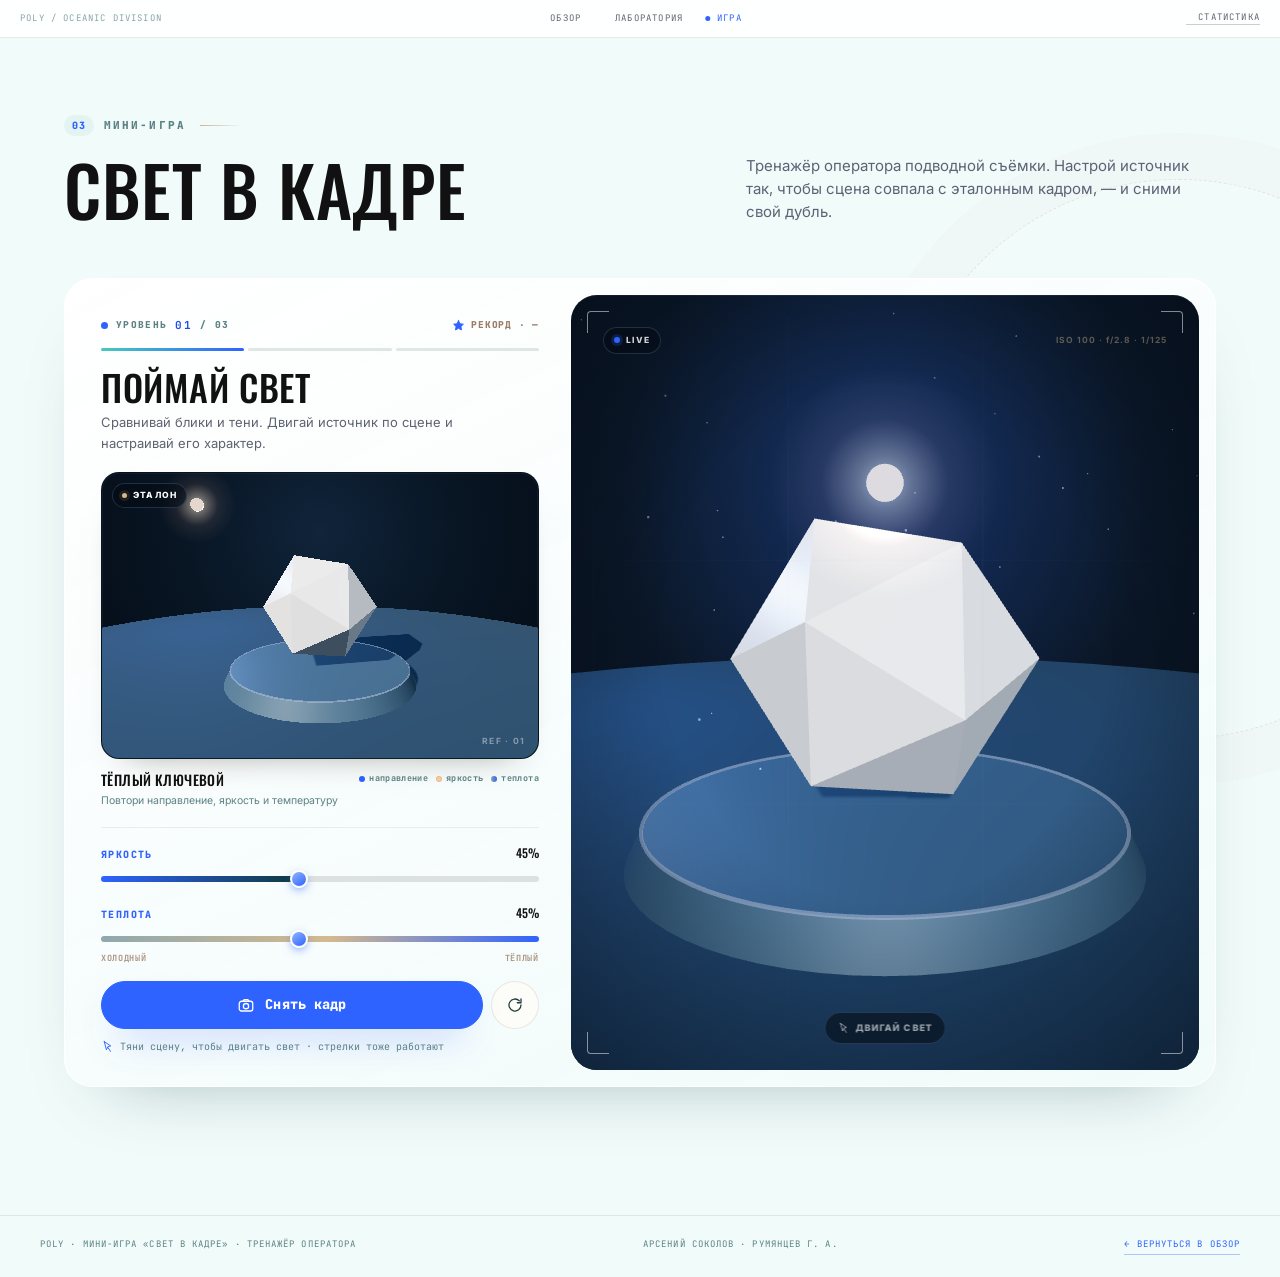
<file: game.html>
<!doctype html>
<html lang="ru">
<head>
<meta charset="utf-8">
<meta name="viewport" content="width=device-width, initial-scale=1, viewport-fit=cover">
<title>POLY — Свет в кадре</title>
<meta name="description" content="Тренажёр оператора POLY: настрой свет в сцене и поймай эталонный кадр. Мини-игра лаборатории океанической робототехники.">
<meta name="theme-color" content="#2f63ff">
<link rel="icon" type="image/svg+xml" href="favicon.svg">
<link rel="icon" type="image/png" sizes="32x32" href="favicon-32.png">
<link rel="icon" type="image/x-icon" sizes="32x32" href="favicon.ico">
<link rel="apple-touch-icon" sizes="180x180" href="apple-touch-icon.png">
<link rel="preconnect" href="https://fonts.googleapis.com">
<link rel="preconnect" href="https://fonts.gstatic.com" crossorigin>
<link href="https://fonts.googleapis.com/css2?family=Inter:wght@400;500;600;700&family=JetBrains+Mono:wght@400;500;600&family=Oswald:wght@400;500;600;700&display=swap" rel="stylesheet">
<link rel="stylesheet" href="fonts/fonts.css">
<link rel="stylesheet" href="css/styles.css">
<link rel="stylesheet" href="css/editorial.css">
<style>
  :root{
    --cobalt:#2f63ff;--cobalt-hover:#1f4fe0;
    --paper:#f1fbfa;--paper-deep:#e3f4f3;
    --ink:#111111;--ink-soft:#24393c;--muted:#5d8284;
    --orange:#2f63ff;--orange-deep:#1f4fe0;--orange-soft:#a9bcff;--orange-pale:#eef2ff;
    --teal:#2f63ff;--teal-deep:#0e3a3d;--teal-soft:#93c7c1;--teal-pale:#e3f4f3;
    --brass:#5a80ff;--sand:#e3f4f3;--line:rgba(14,58,61,.12);
    --aqua:#46c9bf;
    --font-display:'Oswald','Arial Narrow',Impact,sans-serif;
    --font-body:'Inter',system-ui,sans-serif;
    --font-mono:'JetBrains Mono',ui-monospace,monospace;
    --glass-bg:linear-gradient(180deg,rgba(255,255,255,.96),rgba(241,251,250,.88));
    --glass-border:rgba(255,255,255,.95);
    --shadow-card:0 20px 44px -34px rgba(14,58,61,.24);
  }
  html,body{background:#f1fbfa;color:#111}
  body{font-family:var(--font-body);padding-top:38px;overflow-x:clip}
  #main{padding-bottom:0}
  .game-page .section.game{padding-top:clamp(44px,6vw,80px);background:transparent}
  .game-page .section-label span{color:var(--cobalt)}
  .game-page .section-label{color:var(--muted);font-family:var(--font-mono)}
  .game-page .section-title{color:#111;font-family:var(--font-display)!important;font-weight:500!important;text-transform:uppercase;letter-spacing:.01em;line-height:.98;font-size:clamp(42px,min(5.4vw,8.4vh),88px)}
  .game-page .section-lead{color:#5d6274;font-family:var(--font-body);font-size:15px;line-height:1.55}
  .game-page .glass{background:var(--glass-bg);border-color:var(--glass-border)}
  .game-page .btn-primary{background:var(--cobalt);border-color:var(--cobalt);box-shadow:0 20px 38px -20px rgba(47,99,255,.75);font-family:var(--font-mono)}
  .game-page .btn-primary:hover{background:var(--cobalt-hover);border-color:var(--cobalt-hover)}
  .game-page .game-title{font-family:var(--font-display)!important;font-weight:500!important;text-transform:uppercase;letter-spacing:.02em;font-size:clamp(32px,2.8vw,42px);line-height:1;color:#111}
  .game-page .game-sub{font-family:var(--font-body);font-size:13px;line-height:1.6;color:#5d6270}
  .game-page .game-level-chip,.game-page .game-record,.game-page .game-topline,.game-page .game-hint,.game-page .ref-legend,.game-page .range-scale{font-family:var(--font-mono)}
  .game-page .game-hint{color:#5d8284}
  .game-page .game-hint .icon,.game-page .ref-tag i{color:var(--cobalt)}
  .game-page .game-record .icon{color:var(--cobalt);fill:var(--cobalt)}
  .game-page .ref-copy strong{font-family:var(--font-display);text-transform:uppercase;letter-spacing:.03em;font-size:14px;font-weight:500}
  .game-page .ref-copy span{font-family:var(--font-body);color:#5d8284}
  .game-page .ref-legend{color:#5d8284}
  .game-page .range-head label{color:var(--cobalt);font-family:var(--font-mono)}
  .game-page .range-head output{font-family:var(--font-display);font-weight:500}
  .game-page .range::-webkit-slider-thumb{background:linear-gradient(145deg,#8fb6ff,#2f63ff);box-shadow:0 3px 10px -2px rgba(47,99,255,.7)}
  .game-page .range::-moz-range-thumb{background:linear-gradient(145deg,#8fb6ff,#2f63ff);box-shadow:0 3px 10px -2px rgba(47,99,255,.7)}
  .game-page .range:focus-visible::-webkit-slider-thumb{outline-color:var(--cobalt)}
  .game-page .range:focus-visible::-moz-range-thumb{outline-color:var(--cobalt)}
  .game-page .game-progress-seg{background:rgba(14,58,61,.12)}
  .game-page .game-progress-seg.is-active{background:linear-gradient(90deg,var(--aqua),var(--cobalt))}
  .game-page .game-progress-seg.is-done{background:rgba(47,99,255,.34)}
  .game-page .game-level-chip .pulse{background:var(--cobalt);box-shadow:0 0 0 0 rgba(47,99,255,.5)}
  .game-page .game-shell{border-radius:28px;background:linear-gradient(155deg,rgba(255,255,255,.96),rgba(241,251,250,.9));border-color:rgba(255,255,255,.95);box-shadow:0 32px 70px -46px rgba(14,58,61,.4),inset 0 1px 0 #fff}
  .game-page .game-stage{
    background:
      radial-gradient(ellipse 60% 55% at 50% 26%, rgba(47,99,255,.24), transparent 70%),
      radial-gradient(circle at 50% 20%, #10243a 0%, #0a1626 45%, #050b14 100%);
    box-shadow:inset 0 1px 0 rgba(255,255,255,.08);
  }
  .game-page .game-stage::after{background:radial-gradient(ellipse 75% 70% at 50% 45%,transparent 48%,rgba(4,10,20,.52) 100%)}
  .game-page .game-grid{background-image:linear-gradient(90deg,rgba(157,199,255,.2) 1px,transparent 1px),linear-gradient(0deg,rgba(157,199,255,.15) 1px,transparent 1px)}
  .game-page .live-chip,.game-page .stage-light-hint,.game-page .ref-tag{background:rgba(5,11,20,.56);border-color:rgba(157,199,255,.18)}
  .game-page .live-chip i{background:var(--cobalt);box-shadow:0 0 0 3px rgba(47,99,255,.2)}
  .game-page .game-stage.is-firing .live-chip i,.game-page .game-stage.is-result .live-chip i{background:var(--aqua)}
  .game-page .ref-frame{
    background:radial-gradient(circle at 50% 20%,#10243a 0%,#081523 45%,#040b14 100%);
    border-color:rgba(14,58,61,.12);
  }
  .game-page .result-card{background:linear-gradient(160deg,rgba(10,25,40,.96),rgba(5,12,22,.98));border-color:rgba(157,199,255,.2);box-shadow:0 30px 60px -24px rgba(0,0,0,.9),inset 0 1px 0 rgba(255,255,255,.12)}
  .game-page .result-eyebrow{color:var(--aqua)}
  .game-page .result-score strong{color:#8fb6ff}
  .game-page .result-stars .icon{color:rgba(157,199,255,.24)}
  .game-page .result-stars .icon.is-on{color:var(--cobalt)}
  .game-page .result-hints li::before{color:var(--aqua)}
  .game-page .result-retry{color:var(--aqua)}
  .game-page .quote-mark{color:var(--cobalt)}
  .game-foot{border-top:1px solid rgba(14,58,61,.1);padding:22px clamp(20px,4vw,40px);display:flex;flex-wrap:wrap;justify-content:space-between;gap:12px;font-family:var(--font-mono);font-size:9px;letter-spacing:.12em;text-transform:uppercase;color:#5d8284}
  .game-foot a{color:var(--cobalt);border-bottom:1px solid rgba(47,99,255,.35);padding-bottom:2px}
  .site-tabs{
    position:fixed;top:0;left:0;right:0;z-index:60;height:38px;display:flex;align-items:center;justify-content:space-between;
    padding:0 20px;background:rgba(255,255,255,.92);backdrop-filter:blur(14px) saturate(1.2);-webkit-backdrop-filter:blur(14px) saturate(1.2);
    border-bottom:1px solid rgba(14,58,61,.1);font-family:'JetBrains Mono',ui-monospace,monospace;font-size:9px;line-height:1;letter-spacing:.13em;
    text-transform:uppercase;color:#5d8284;
  }
  .site-tabs .side{white-space:nowrap;opacity:.72}
  .site-tabs .center{position:absolute;left:50%;transform:translateX(-50%);display:flex;align-items:center;gap:22px}
  .site-tabs a{display:inline-flex;align-items:center;gap:7px;color:#5f6570;transition:color .25s ease;white-space:nowrap}
  .site-tabs a::before{content:"";width:5px;height:5px;border-radius:50%;background:currentColor;opacity:0;transition:opacity .25s ease}
  .site-tabs a:hover,.site-tabs a.is-active{color:var(--cobalt)}
  .site-tabs a.is-active::before{opacity:1}
  .site-tabs .quick{margin-left:14px;border-bottom:1px solid rgba(95,101,112,.32);padding-bottom:2px}
  .site-tabs .quick:hover{border-color:var(--cobalt)}
  @media(max-width:700px){
    body{padding-top:40px}
    .site-tabs{height:40px;padding:0 12px;font-size:8.5px;letter-spacing:.1em}
    .site-tabs .side{display:none}
    .site-tabs .center{position:static;transform:none;left:auto;gap:13px;margin-right:auto}
    .site-tabs .quick{margin-left:10px;font-size:8px}
  }
  @media(max-width:760px){
    .game-page .section.game{padding-top:32px}
  }
</style>
<link rel="stylesheet" href="css/cursor.css">
</head>
<body class="game-page">

<nav class="site-tabs" aria-label="Разделы сайта">
  <span class="side">POLY / OCEANIC DIVISION</span>
  <div class="center">
    <a href="index.html">Обзор</a>
    <a href="lab.html">Лаборатория</a>
    <a class="is-active" href="game.html" aria-current="page">Игра</a>
  </div>
  <a class="quick" href="index.html?stats=1">Статистика</a>
</nav>

<main id="main">
<section class="section game" id="game" aria-labelledby="game-title">
      <div class="container">
        <div class="section-head">
          <div>
            <p class="section-label reveal"><span>03</span>Мини-игра</p>
            <h2 class="section-title reveal" id="game-title" data-delay="60">Свет в кадре</h2>
          </div>
          <p class="section-lead reveal" data-delay="120">Тренажёр оператора подводной съёмки. Настрой источник так, чтобы сцена совпала с эталонным кадром, — и сними свой дубль.</p>
        </div>

        <div class="game-shell glass reveal" id="light-game">
          <div class="game-panel">
            <div class="game-topline">
              <span class="game-level-chip"><span class="pulse" aria-hidden="true"></span>Уровень <strong id="game-level">01</strong> / 03</span>
              <span class="game-record">
                <svg class="icon" aria-hidden="true"><use href="#i-star"></use></svg>
                <span id="game-record">Рекорд · —</span>
              </span>
            </div>

            <div class="game-progress" id="game-progress" aria-hidden="true">
              <span class="game-progress-seg is-active"></span>
              <span class="game-progress-seg"></span>
              <span class="game-progress-seg"></span>
            </div>

            <h3 class="game-title">Поймай свет</h3>
            <p class="game-sub">Сравнивай блики и тени. Двигай источник по сцене и настраивай его характер.</p>

            <div class="game-reference">
              <div class="ref-frame">
                <canvas id="game-reference-canvas" role="img" aria-label="Эталонный кадр с целевым освещением"></canvas>
                <span class="ref-tag"><i aria-hidden="true"></i>Эталон</span>
                <span class="ref-index">REF · <span id="game-ref-index">01</span></span>
              </div>
              <div class="ref-caption">
                <div class="ref-copy">
                  <strong id="game-ref-title">Тёплый ключевой</strong>
                  <span>Повтори направление, яркость и температуру</span>
                </div>
                <div class="ref-legend" aria-hidden="true">
                  <span><i class="legend-dir"></i>направление</span>
                  <span><i class="legend-bright"></i>яркость</span>
                  <span><i class="legend-warm"></i>теплота</span>
                </div>
              </div>
            </div>

            <div class="game-controls">
              <div class="range-row">
                <div class="range-head">
                  <label for="game-brightness">Яркость</label>
                  <output id="game-brightness-out" for="game-brightness">55%</output>
                </div>
                <input class="range" id="game-brightness" type="range" min="0" max="100" step="1" value="55" aria-describedby="game-controls-hint">
              </div>
              <div class="range-row">
                <div class="range-head">
                  <label for="game-warmth">Теплота</label>
                  <output id="game-warmth-out" for="game-warmth">50%</output>
                </div>
                <input class="range range-warmth" id="game-warmth" type="range" min="0" max="100" step="1" value="50" aria-describedby="game-controls-hint">
                <div class="range-scale" aria-hidden="true"><span>холодный</span><span>тёплый</span></div>
              </div>
            </div>

            <div class="game-actions">
              <button class="btn btn-primary" id="game-shoot" type="button">
                <svg class="icon" aria-hidden="true"><use href="#i-camera"></use></svg>
                Снять кадр
              </button>
              <button class="game-reset" id="game-reset" type="button" title="Сбросить свет" aria-label="Сбросить настройки света">
                <svg class="icon" aria-hidden="true"><use href="#i-refresh"></use></svg>
              </button>
            </div>

            <p class="game-hint" id="game-controls-hint">
              <svg class="icon" aria-hidden="true"><use href="#i-cursor"></use></svg>
              Тяни сцену, чтобы двигать свет · стрелки тоже работают
            </p>
          </div>

          <div class="game-stage" id="game-stage">
            <canvas id="game-canvas" tabindex="0" role="application" aria-label="Сцена со светом. Перетаскивайте мышью или используйте стрелки, чтобы двигать источник света."></canvas>

            <div class="game-stage-top">
              <span class="live-chip" id="game-live"><i aria-hidden="true"></i><span id="game-live-label">LIVE</span></span>
              <span class="stage-spec">ISO 100 · f/2.8 · 1/125</span>
            </div>

            <div class="game-grid" aria-hidden="true"></div>
            <span class="vf vf-tl" aria-hidden="true"></span>
            <span class="vf vf-tr" aria-hidden="true"></span>
            <span class="vf vf-bl" aria-hidden="true"></span>
            <span class="vf vf-br" aria-hidden="true"></span>

            <span class="stage-light-hint" aria-hidden="true">
              <svg class="icon"><use href="#i-cursor"></use></svg>
              двигай свет
            </span>

            <div class="game-flash" aria-hidden="true"></div>

            <div class="game-result" id="game-result" hidden>
              <div class="result-card" aria-live="polite">
                <span class="result-eyebrow" id="game-result-kicker">Кадр проявлен</span>
                <div class="result-stars" id="game-result-stars" aria-hidden="true"></div>
                <div class="result-score"><strong id="game-result-score">0</strong><span>% совпадения</span></div>
                <p class="result-text" id="game-result-text"></p>
                <ul class="result-hints" id="game-result-hints"></ul>
                <div class="result-actions">
                  <button class="btn btn-primary" id="game-result-primary" type="button">
                    <span id="game-result-primary-label">Дальше</span>
                    <svg class="icon" aria-hidden="true"><use href="#i-arrow-right"></use></svg>
                  </button>
                  <button class="result-retry" id="game-result-retry" type="button" hidden>Ещё дубль</button>
                </div>
                <span class="result-total" id="game-result-total"></span>
              </div>
            </div>
          </div>
        </div>
      </div>
    </section>
</main>

<footer class="game-foot">
  <span>POLY · МИНИ-ИГРА «СВЕТ В КАДРЕ» · ТРЕНАЖЁР ОПЕРАТОРА</span>
  <span>АРСЕНИЙ СОКОЛОВ · РУМЯНЦЕВ Г. А.</span>
  <a href="index.html">← ВЕРНУТЬСЯ В ОБЗОР</a>
</footer>

<svg class="svg-sprite" aria-hidden="true" width="0" height="0">
    <symbol id="i-cube" viewBox="0 0 24 24">
      <path d="M12 2.8 21 7.6v8.8L12 21.2 3 16.4V7.6l9-4.8Z"/>
      <path d="m3 7.6 9 4.9 9-4.9M12 12.5v8.7"/>
    </symbol>
    <symbol id="i-arrow-right" viewBox="0 0 24 24"><path d="M4 12h16M13 5l7 7-7 7"/></symbol>
    <symbol id="i-arrow-down" viewBox="0 0 24 24"><path d="M12 4v16M5 13l7 7 7-7"/></symbol>
    <symbol id="i-arrow-up" viewBox="0 0 24 24"><path d="M12 20V4M5 11l7-7 7 7"/></symbol>
    <symbol id="i-lock" viewBox="0 0 24 24"><rect x="5" y="10" width="14" height="10" rx="2.5"/><path d="M8 10V7.5a4 4 0 0 1 8 0V10"/></symbol>
    <symbol id="i-menu" viewBox="0 0 24 24"><path d="M4 8h16M4 16h16"/></symbol>
    <symbol id="i-close" viewBox="0 0 24 24"><path d="m6 6 12 12M18 6 6 18"/></symbol>
    <symbol id="i-bars" viewBox="0 0 24 24"><path d="M5 20V12M12 20V5M19 20v-9"/></symbol>
    <symbol id="i-vertex" viewBox="0 0 24 24"><circle cx="12" cy="12" r="2.4"/><path d="M12 2v4M12 18v4M2 12h4M18 12h4"/><circle cx="12" cy="12" r="7" opacity=".35"/></symbol>
    <symbol id="i-triangle" viewBox="0 0 24 24"><path d="M12 3.5 21 20H3L12 3.5Z"/><circle cx="12" cy="3.5" r="1.3" fill="currentColor" stroke="none"/><circle cx="21" cy="20" r="1.3" fill="currentColor" stroke="none"/><circle cx="3" cy="20" r="1.3" fill="currentColor" stroke="none"/></symbol>
    <symbol id="i-shader" viewBox="0 0 24 24"><path d="m9 8-4 4 4 4M15 8l4 4-4 4"/><path d="m13 5-2 14"/></symbol>
    <symbol id="i-pencil" viewBox="0 0 24 24"><path d="m4 20 4.5-1 10-10a2.1 2.1 0 0 0-3-3l-10 10L4 20Z"/><path d="m13.5 7.5 3 3"/></symbol>
    <symbol id="i-image" viewBox="0 0 24 24"><rect x="3" y="4" width="18" height="16" rx="3"/><circle cx="8.5" cy="9" r="1.6"/><path d="m4 17 5-4 4 3 3-2 4 3"/></symbol>
    <symbol id="i-play" viewBox="0 0 24 24"><path d="M8 5.5v13l11-6.5-11-6.5Z"/></symbol>
    <symbol id="i-sun" viewBox="0 0 24 24"><circle cx="12" cy="12" r="4"/><path d="M12 2v2M12 20v2M4.9 4.9l1.4 1.4M17.7 17.7l1.4 1.4M2 12h2M20 12h2M4.9 19.1l1.4-1.4M17.7 6.3l1.4-1.4"/></symbol>
    <symbol id="i-camera" viewBox="0 0 24 24"><rect x="3" y="7" width="18" height="13" rx="3"/><circle cx="12" cy="13.5" r="3.5"/><path d="M8 7l1.5-2h5L16 7"/></symbol>
    <symbol id="i-cursor" viewBox="0 0 24 24"><path d="m6 3 12 8-5.2 1.2L10 18 6 3Z"/><path d="m13 14 4.5 7"/></symbol>
    <symbol id="i-spark" viewBox="0 0 24 24"><path d="M12 2.5c.8 5.2 3.8 8.2 9 9-5.2.8-8.2 3.8-9 9-.8-5.2-3.8-8.2-9-9 5.2-.8 8.2-3.8 9-9Z"/></symbol>
    <symbol id="i-gpu" viewBox="0 0 24 24"><rect x="5" y="5" width="14" height="14" rx="2"/><rect x="9" y="9" width="6" height="6" rx="1"/><path d="M9 2v3M15 2v3M9 19v3M15 19v3M2 9h3M2 15h3M19 9h3M19 15h3"/></symbol>
    <symbol id="i-neural" viewBox="0 0 24 24"><circle cx="5" cy="6" r="2"/><circle cx="5" cy="18" r="2"/><circle cx="12" cy="12" r="2"/><circle cx="19" cy="6" r="2"/><circle cx="19" cy="18" r="2"/><path d="m7 7 3.5 3.5M7 17l3.5-3.5M14 10.5 17 7M14 13.5l3 3.5"/></symbol>
    <symbol id="i-rays" viewBox="0 0 24 24"><circle cx="12" cy="12" r="3"/><path d="M12 2v4M12 18v4M2 12h4M18 12h4M5 5l2.8 2.8M16.2 16.2 19 19M19 5l-2.8 2.8M7.8 16.2 5 19"/></symbol>
    <symbol id="i-layers" viewBox="0 0 24 24"><path d="m12 3 9 5-9 5-9-5 9-5Z"/><path d="m3 12 9 5 9-5M3 16l9 5 9-5"/></symbol>
    <symbol id="i-star" viewBox="0 0 24 24"><path d="m12 3 2.8 5.7 6.2.9-4.5 4.4 1.1 6.2-5.6-2.9-5.6 2.9 1.1-6.2L3 9.6l6.2-.9L12 3Z"/></symbol>
    <symbol id="i-refresh" viewBox="0 0 24 24"><path d="M20 12a8 8 0 1 1-2.3-5.6"/><path d="M20 4v5h-5"/></symbol>
    <symbol id="i-qr" viewBox="0 0 24 24">
      <rect x="3" y="3" width="7" height="7" rx="1.4"/>
      <rect x="14" y="3" width="7" height="7" rx="1.4"/>
      <rect x="3" y="14" width="7" height="7" rx="1.4"/>
      <path d="M14 14h3v3h-3zM20 14v.01M14 20v.01M18 18h3v3h-3z"/>
    </symbol>
    <symbol id="i-eye" viewBox="0 0 24 24">
      <path d="M2 12s3.5-6 10-6 10 6 10 6-3.5 6-10 6S2 12 2 12Z"/>
      <circle cx="12" cy="12" r="2.6"/>
    </symbol>
  </svg>

<script src="vendor/three.min.js"></script>
<script src="js/game.js"></script>
<script src="js/cursor.js"></script>
</body>
</html>
</file>
<file: fonts/fonts.css>
/* cyrillic-ext */
@font-face {
  font-family: 'Manrope';
  font-style: normal;
  font-weight: 400 800;
  font-display: swap;
  src: url(font-0.woff2) format('woff2');
  unicode-range: U+0460-052F, U+1C80-1C8A, U+20B4, U+2DE0-2DFF, U+A640-A69F, U+FE2E-FE2F;
}
/* cyrillic */
@font-face {
  font-family: 'Manrope';
  font-style: normal;
  font-weight: 400 800;
  font-display: swap;
  src: url(font-1.woff2) format('woff2');
  unicode-range: U+0301, U+0400-045F, U+0490-0491, U+04B0-04B1, U+2116;
}
/* greek */
@font-face {
  font-family: 'Manrope';
  font-style: normal;
  font-weight: 400 800;
  font-display: swap;
  src: url(font-2.woff2) format('woff2');
  unicode-range: U+0370-0377, U+037A-037F, U+0384-038A, U+038C, U+038E-03A1, U+03A3-03FF;
}
/* vietnamese */
@font-face {
  font-family: 'Manrope';
  font-style: normal;
  font-weight: 400 800;
  font-display: swap;
  src: url(font-3.woff2) format('woff2');
  unicode-range: U+0102-0103, U+0110-0111, U+0128-0129, U+0168-0169, U+01A0-01A1, U+01AF-01B0, U+0300-0301, U+0303-0304, U+0308-0309, U+0323, U+0329, U+1EA0-1EF9, U+20AB;
}
/* latin-ext */
@font-face {
  font-family: 'Manrope';
  font-style: normal;
  font-weight: 400 800;
  font-display: swap;
  src: url(font-4.woff2) format('woff2');
  unicode-range: U+0100-02BA, U+02BD-02C5, U+02C7-02CC, U+02CE-02D7, U+02DD-02FF, U+0304, U+0308, U+0329, U+1D00-1DBF, U+1E00-1E9F, U+1EF2-1EFF, U+2020, U+20A0-20AB, U+20AD-20C4, U+2113, U+2C60-2C7F, U+A720-A7FF;
}
/* latin */
@font-face {
  font-family: 'Manrope';
  font-style: normal;
  font-weight: 400 800;
  font-display: swap;
  src: url(font-5.woff2) format('woff2');
  unicode-range: U+0000-00FF, U+0131, U+0152-0153, U+02BB-02BC, U+02C6, U+02DA, U+02DC, U+0304, U+0308, U+0329, U+2000-206F, U+20AC, U+2122, U+2191, U+2193, U+2212, U+2215, U+FEFF, U+FFFD;
}
/* cyrillic-ext */
@font-face {
  font-family: 'Unbounded';
  font-style: normal;
  font-weight: 400 800;
  font-display: swap;
  src: url(font-6.woff2) format('woff2');
  unicode-range: U+0460-052F, U+1C80-1C8A, U+20B4, U+2DE0-2DFF, U+A640-A69F, U+FE2E-FE2F;
}
/* cyrillic */
@font-face {
  font-family: 'Unbounded';
  font-style: normal;
  font-weight: 400 800;
  font-display: swap;
  src: url(font-7.woff2) format('woff2');
  unicode-range: U+0301, U+0400-045F, U+0490-0491, U+04B0-04B1, U+2116;
}
/* vietnamese */
@font-face {
  font-family: 'Unbounded';
  font-style: normal;
  font-weight: 400 800;
  font-display: swap;
  src: url(font-8.woff2) format('woff2');
  unicode-range: U+0102-0103, U+0110-0111, U+0128-0129, U+0168-0169, U+01A0-01A1, U+01AF-01B0, U+0300-0301, U+0303-0304, U+0308-0309, U+0323, U+0329, U+1EA0-1EF9, U+20AB;
}
/* latin-ext */
@font-face {
  font-family: 'Unbounded';
  font-style: normal;
  font-weight: 400 800;
  font-display: swap;
  src: url(font-9.woff2) format('woff2');
  unicode-range: U+0100-02BA, U+02BD-02C5, U+02C7-02CC, U+02CE-02D7, U+02DD-02FF, U+0304, U+0308, U+0329, U+1D00-1DBF, U+1E00-1E9F, U+1EF2-1EFF, U+2020, U+20A0-20AB, U+20AD-20C4, U+2113, U+2C60-2C7F, U+A720-A7FF;
}
/* latin */
@font-face {
  font-family: 'Unbounded';
  font-style: normal;
  font-weight: 400 800;
  font-display: swap;
  src: url(font-10.woff2) format('woff2');
  unicode-range: U+0000-00FF, U+0131, U+0152-0153, U+02BB-02BC, U+02C6, U+02DA, U+02DC, U+0304, U+0308, U+0329, U+2000-206F, U+20AC, U+2122, U+2191, U+2193, U+2212, U+2215, U+FEFF, U+FFFD;
}
</file>
<file: css/styles.css>
/* =========================================================
   3D-графика — Мир из полигонов
   Author: Arseniy Socolov
   ========================================================= */

:root {
  --paper: #fffaf5;
  --paper-deep: #fff2e8;
  --ink: #1c120b;
  --ink-soft: #453327;
  --muted: #7b6657;
  --orange: #ff6a1a;
  --orange-deep: #dd4f00;
  --orange-soft: #ff8a3d;
  --orange-pale: #ffe3d1;
  --teal: #0f8f72;
  --teal-deep: #0a6b56;
  --teal-soft: #63cbb1;
  --teal-pale: #e0f6ef;
  --line: rgba(28, 18, 11, 0.09);
  --glass-bg: linear-gradient(150deg, rgba(255, 255, 255, 0.96), rgba(255, 255, 255, 0.84));
  --glass-border: rgba(255, 255, 255, 0.95);
  --shadow-soft: 0 30px 70px -38px rgba(84, 35, 8, 0.45);
  --shadow-card: 0 18px 44px -30px rgba(84, 35, 8, 0.4);
  --radius-lg: 34px;
  --radius-md: 22px;
  --ease-out: cubic-bezier(0.23, 1, 0.32, 1);
  --ease-in-out: cubic-bezier(0.77, 0, 0.175, 1);
  --font-display: 'Unbounded', 'Segoe UI', Arial, sans-serif;
  --font-body: 'Manrope', 'Segoe UI', Arial, sans-serif;
}

*,
*::before,
*::after {
  box-sizing: border-box;
}

html {
  scroll-behavior: smooth;
  scroll-padding-top: 100px;
  -webkit-text-size-adjust: 100%;
}

body {
  margin: 0;
  font-family: var(--font-body);
  font-size: 16px;
  line-height: 1.55;
  color: var(--ink);
  background: var(--paper);
  overflow-x: hidden;
  -webkit-font-smoothing: antialiased;
  -moz-osx-font-smoothing: grayscale;
}

body.nav-open {
  overflow: hidden;
}

::selection {
  background: var(--orange);
  color: #fff;
}

h1, h2, h3, p, figure {
  margin: 0;
}

a {
  color: inherit;
  text-decoration: none;
}

button {
  font: inherit;
  color: inherit;
}

img, svg, canvas {
  display: block;
}

:focus-visible {
  outline: 2px solid var(--orange);
  outline-offset: 3px;
  border-radius: 6px;
}

::-webkit-scrollbar {
  width: 10px;
}

::-webkit-scrollbar-track {
  background: var(--paper);
}

::-webkit-scrollbar-thumb {
  background: linear-gradient(180deg, var(--orange-soft), var(--orange-deep));
  border-radius: 999px;
  border: 2px solid var(--paper);
}

.svg-sprite {
  position: absolute;
  width: 0;
  height: 0;
  overflow: hidden;
}

.icon {
  width: 20px;
  height: 20px;
  flex-shrink: 0;
  fill: none;
  stroke: currentColor;
  stroke-width: 1.7;
  stroke-linecap: round;
  stroke-linejoin: round;
}

.container {
  width: 100%;
  max-width: 1220px;
  margin: 0 auto;
  padding: 0 clamp(20px, 3.2vw, 34px);
}

.skip-link {
  position: fixed;
  top: 12px;
  left: 12px;
  z-index: 200;
  padding: 12px 18px;
  border-radius: 999px;
  background: var(--ink);
  color: #fff;
  font-weight: 700;
  font-size: 13px;
  transform: translateY(-160%);
  transition: transform 200ms var(--ease-out);
}

.skip-link:focus {
  transform: translateY(0);
}

/* ---------- background ---------- */

.page-bg {
  position: fixed;
  inset: 0;
  z-index: -2;
  background:
    radial-gradient(58vw 58vw at 80% 4%, rgba(255, 122, 26, 0.17), transparent 62%),
    radial-gradient(46vw 46vw at 6% 38%, rgba(255, 158, 80, 0.12), transparent 66%),
    radial-gradient(48vw 48vw at 10% 86%, rgba(15, 143, 114, 0.15), transparent 66%),
    radial-gradient(34vw 34vw at 94% 62%, rgba(99, 203, 177, 0.11), transparent 70%),
    conic-gradient(from 218deg at 78% 24%, rgba(255, 138, 61, 0.07), transparent 16%, rgba(15, 143, 114, 0.08) 34%, transparent 52%, rgba(99, 203, 177, 0.06) 70%, transparent 86%),
    linear-gradient(125deg, rgba(255, 106, 26, 0.035), transparent 42%, rgba(15, 143, 114, 0.045) 78%, transparent),
    var(--paper);
}

.page-bg::before {
  content: "";
  position: absolute;
  inset: 0;
  background-image:
    linear-gradient(rgba(255, 106, 26, 0.05) 1px, transparent 1px),
    linear-gradient(90deg, rgba(15, 143, 114, 0.045) 1px, transparent 1px),
    radial-gradient(rgba(15, 143, 114, 0.13) 1px, transparent 1.35px);
  background-size: 74px 74px, 74px 74px, 27px 27px;
  -webkit-mask-image: radial-gradient(ellipse 88% 66% at 72% 12%, #000 8%, transparent 78%);
  mask-image: radial-gradient(ellipse 88% 66% at 72% 12%, #000 8%, transparent 78%);
  pointer-events: none;
}

.page-bg::after {
  content: "";
  position: absolute;
  inset: 0;
  background-image: url("data:image/svg+xml,%3Csvg xmlns='http://www.w3.org/2000/svg' width='180' height='180'%3E%3Cfilter id='n'%3E%3CfeTurbulence type='fractalNoise' baseFrequency='.9' numOctaves='2' stitchTiles='stitch'/%3E%3CfeColorMatrix type='saturate' values='0'/%3E%3C/filter%3E%3Crect width='180' height='180' filter='url(%23n)' opacity='.22'/%3E%3C/svg%3E");
  background-size: 180px 180px;
  opacity: 0.32;
  mix-blend-mode: multiply;
  pointer-events: none;
}

#bg-canvas {
  position: fixed;
  inset: 0;
  width: 100%;
  height: 100%;
  z-index: 0;
  pointer-events: none;
  opacity: 0;
  transition: opacity 1.2s var(--ease-out);
}

body.scene-ready #bg-canvas {
  opacity: 0.92;
}

body.scene-past-hero #bg-canvas {
  opacity: 0.26;
}

body.no-webgl #bg-canvas {
  display: none;
}

.scene-glow {
  position: fixed;
  top: 2vh;
  right: 2vw;
  width: min(64vw, 920px);
  height: min(64vw, 920px);
  z-index: -1;
  pointer-events: none;
  background: radial-gradient(circle, rgba(255, 106, 26, 0.16) 0%, rgba(255, 138, 61, 0.06) 42%, transparent 66%);
}

.scroll-progress {
  position: fixed;
  top: 0;
  left: 0;
  right: 0;
  z-index: 120;
  height: 3px;
  background: transparent;
  pointer-events: none;
}

.scroll-progress span {
  display: block;
  width: 100%;
  height: 100%;
  background: linear-gradient(90deg, var(--orange-soft), var(--orange), var(--teal), var(--teal-deep));
  transform: scaleX(0);
  transform-origin: left center;
  will-change: transform;
}

/* ---------- glass ---------- */

.glass {
  background: var(--glass-bg);
  border: 1px solid var(--glass-border);
  box-shadow: var(--shadow-card), inset 0 1px 0 rgba(255, 255, 255, 0.95);
}

.nav-shell,
.stat,
.to-top {
  -webkit-backdrop-filter: blur(18px) saturate(1.25);
  backdrop-filter: blur(18px) saturate(1.25);
}

/* ---------- header ---------- */

.site-header {
  position: fixed;
  top: 0;
  left: 0;
  right: 0;
  z-index: 100;
  padding: 16px clamp(14px, 2.4vw, 28px) 0;
  pointer-events: none;
}

.nav-shell {
  position: relative;
  display: flex;
  align-items: center;
  justify-content: space-between;
  gap: 16px;
  width: 100%;
  max-width: 1180px;
  min-height: 62px;
  margin: 0 auto;
  padding: 8px 10px 8px 18px;
  border-radius: 999px;
  pointer-events: auto;
  transition: background-color 300ms ease, box-shadow 300ms ease, border-color 300ms ease;
}

.nav-shell {
  background: rgba(255, 252, 249, 0.72);
}

.site-header.is-scrolled .nav-shell {
  background: rgba(255, 252, 249, 0.94);
  border-color: rgba(255, 255, 255, 1);
  box-shadow: 0 22px 44px -24px rgba(84, 35, 8, 0.45), inset 0 1px 0 #fff;
}

.brand {
  display: inline-flex;
  align-items: center;
  gap: 10px;
  flex-shrink: 0;
  font-family: var(--font-display);
  font-weight: 600;
  font-size: 19px;
  letter-spacing: 0.015em;
  color: var(--ink);
}

.brand-mark {
  position: relative;
  display: grid;
  place-items: center;
  width: 34px;
  height: 34px;
  border-radius: 11px;
  transition: transform 200ms var(--ease-out);
  color: #fff;
  background: linear-gradient(145deg, #ff9a55, var(--orange) 48%, var(--orange-deep));
  box-shadow: 0 8px 18px -8px rgba(255, 106, 26, 0.9), inset 0 1px 0 rgba(255, 255, 255, 0.4);
}

.brand-mark::after {
  content: "";
  position: absolute;
  top: -2px;
  right: -2px;
  width: 8px;
  height: 8px;
  border: 2px solid var(--paper);
  border-radius: 50%;
  background: var(--teal-soft);
  box-shadow: 0 0 0 2px rgba(15, 143, 114, 0.1);
  pointer-events: none;
}

.brand-mark .icon {
  width: 18px;
  height: 18px;
}

.brand-text span {
  color: var(--teal);
}

.nav-menu {
  display: flex;
  align-items: center;
  gap: 2px;
}

.nav-link {
  padding: 10px 13px;
  border-radius: 999px;
  font-size: 13.5px;
  font-weight: 700;
  color: var(--muted);
  transition: color 180ms ease, background-color 180ms ease;
}

.nav-link.active {
  color: var(--teal-deep);
  background: rgba(15, 143, 114, 0.1);
}

.nav-cta {
  display: inline-flex;
  align-items: center;
  gap: 8px;
  margin-left: 6px;
  padding: 10px 17px;
  border-radius: 999px;
  font-size: 13px;
  font-weight: 800;
  color: #fff;
  background: linear-gradient(135deg, #ff8a3d, var(--orange) 46%, #ec5700);
  box-shadow: 0 12px 24px -12px rgba(236, 87, 0, 0.9), inset 0 1px 0 rgba(255, 255, 255, 0.35);
  transition: transform 160ms var(--ease-out), box-shadow 200ms ease;
}

.nav-cta:active {
  transform: scale(0.97);
}

.nav-cta-dot {
  width: 6px;
  height: 6px;
  border-radius: 50%;
  background: #fff;
  box-shadow: 0 0 0 0 rgba(255, 255, 255, 0.7);
  animation: dotPulse 2.6s ease-out infinite;
}

.nav-toggle {
  display: none;
  place-items: center;
  width: 42px;
  height: 42px;
  padding: 0;
  border: 1px solid rgba(255, 255, 255, 0.9);
  border-radius: 50%;
  color: var(--ink);
  background: rgba(255, 255, 255, 0.7);
  cursor: pointer;
}

.nav-toggle-close {
  display: none;
}

.nav-open .nav-toggle-open {
  display: none;
}

.nav-open .nav-toggle-close {
  display: block;
}

/* ---------- hero ---------- */

.hero {
  position: relative;
  z-index: 2;
  display: flex;
  align-items: center;
  min-height: 100svh;
  padding: clamp(128px, 15vh, 168px) 0 64px;
}

.hero-container {
  position: relative;
  z-index: 2;
}

.hero-copy {
  max-width: 790px;
  will-change: transform;
}

.eyebrow {
  display: inline-flex;
  align-items: center;
  gap: 9px;
  padding: 8px 14px;
  border-radius: 999px;
  border: 1px solid rgba(255, 255, 255, 0.9);
  background: rgba(255, 255, 255, 0.58);
  box-shadow: inset 0 1px 0 #fff, 0 10px 24px -20px rgba(84, 35, 8, 0.4);
  font-size: 11px;
  font-weight: 800;
  letter-spacing: 0.16em;
  text-transform: uppercase;
  color: var(--muted);
}

.eyebrow-dot {
  width: 7px;
  height: 7px;
  border-radius: 50%;
  background: var(--orange);
  box-shadow: 0 0 0 4px rgba(255, 106, 26, 0.14);
}

.hero-title {
  margin: 26px 0 24px;
  font-family: var(--font-display);
  font-size: clamp(3rem, 6.5vw, 6.1rem);
  font-weight: 600;
  line-height: 0.98;
  letter-spacing: -0.045em;
  color: var(--ink);
}

.hero-line {
  display: block;
  overflow: hidden;
  padding-bottom: 0.05em;
  margin-bottom: -0.05em;
}

.js .hero-line > span {
  display: block;
  transform: translateY(112%);
  transition: transform 1.1s var(--ease-out);
  will-change: transform;
}

.hero-line:nth-child(1) > span {
  transition-delay: 60ms;
}

.hero-line:nth-child(2) > span {
  transition-delay: 170ms;
}

body.is-loaded .hero-line > span {
  transform: translateY(0);
}

.accent {
  background: linear-gradient(100deg, #ff9a55 0%, var(--orange) 38%, var(--orange-deep) 100%);
  -webkit-background-clip: text;
  background-clip: text;
  color: transparent;
}

.hero-lead {
  max-width: 620px;
  margin-bottom: 32px;
  font-size: clamp(15px, 1.2vw, 17px);
  line-height: 1.7;
  color: var(--muted);
}

.hero-actions {
  display: flex;
  flex-wrap: wrap;
  gap: 12px;
}

.btn {
  display: inline-flex;
  align-items: center;
  justify-content: center;
  gap: 10px;
  min-height: 52px;
  padding: 0 24px;
  border: 1px solid transparent;
  border-radius: 999px;
  font-size: 14.5px;
  font-weight: 800;
  line-height: 1;
  letter-spacing: 0.01em;
  white-space: nowrap;
  cursor: pointer;
  transition: transform 160ms var(--ease-out), box-shadow 200ms ease, background-color 200ms ease, border-color 200ms ease, color 200ms ease;
  -webkit-tap-highlight-color: transparent;
}

.btn .icon {
  width: 18px;
  height: 18px;
}

.btn:active {
  transform: scale(0.97);
}

.btn:disabled {
  opacity: 0.55;
  cursor: default;
  box-shadow: none;
  transform: none;
}

.btn-primary {
  position: relative;
  overflow: hidden;
  isolation: isolate;
  color: #fff;
  background: linear-gradient(135deg, #ff9a55, var(--orange) 42%, #e85000);
  box-shadow: 0 18px 34px -16px rgba(232, 80, 0, 0.75), inset 0 1px 0 rgba(255, 255, 255, 0.35);
}

.btn-primary::after {
  content: "";
  position: absolute;
  top: -40%;
  bottom: -40%;
  left: -55%;
  width: 36%;
  background: linear-gradient(90deg, transparent, rgba(255, 255, 255, 0.32), transparent);
  transform: skewX(-18deg);
  pointer-events: none;
  transition: left 620ms var(--ease-out);
}

.btn-glass {
  color: var(--ink);
  background: rgba(255, 255, 255, 0.64);
  border-color: rgba(255, 255, 255, 0.95);
  box-shadow: 0 14px 30px -22px rgba(84, 35, 8, 0.5), inset 0 1px 0 #fff;
  -webkit-backdrop-filter: blur(14px);
  backdrop-filter: blur(14px);
}

.btn-glass .icon {
  color: var(--teal);
}

.hero-credit {
  display: flex;
  flex-wrap: wrap;
  align-items: center;
  gap: 16px;
  margin-top: 28px;
}

.hero-credit-item {
  display: flex;
  flex-direction: column;
  gap: 3px;
  font-size: 12.5px;
  line-height: 1.45;
  color: var(--ink-soft);
}

.hero-credit-label {
  font-size: 9px;
  font-weight: 800;
  letter-spacing: 0.16em;
  text-transform: uppercase;
  color: #a8480a;
}

.hero-credit-item strong {
  font-weight: 800;
  color: var(--ink);
}

.hero-credit-sep {
  width: 1px;
  height: 30px;
  background: linear-gradient(to bottom, transparent, rgba(28, 18, 11, 0.18), transparent);
}

.hero-stats {
  display: grid;
  grid-template-columns: repeat(3, minmax(0, 1fr));
  gap: 12px;
  max-width: 790px;
  margin-top: clamp(38px, 6vh, 62px);
}

.stat {
  display: flex;
  flex-direction: column;
  gap: 4px;
  padding: 18px 20px 19px;
  border-radius: 20px;
}

.stat-value {
  font-family: var(--font-display);
  font-size: clamp(1.65rem, 2.4vw, 2.15rem);
  font-weight: 600;
  line-height: 1;
  letter-spacing: -0.03em;
  color: var(--orange-deep);
  font-variant-numeric: tabular-nums;
}

.stat-label {
  font-size: 11.5px;
  line-height: 1.45;
  color: var(--muted);
}

.scroll-hint {
  position: absolute;
  right: clamp(20px, 3vw, 40px);
  bottom: 26px;
  z-index: 3;
  display: flex;
  flex-direction: column;
  align-items: center;
  gap: 12px;
  color: var(--muted);
  font-size: 9.5px;
  font-weight: 700;
  letter-spacing: 0.26em;
  text-transform: uppercase;
}

.scroll-hint span {
  writing-mode: vertical-rl;
}

.scroll-hint i {
  width: 1px;
  height: 54px;
  background: linear-gradient(to bottom, var(--orange), rgba(255, 106, 26, 0));
  transform-origin: top center;
  animation: scrollLine 2.2s var(--ease-in-out) infinite;
}

/* ---------- marquee ---------- */

.marquee {
  position: relative;
  z-index: 3;
  width: 102%;
  margin-left: -1%;
  padding: 17px 0 18px;
  overflow: hidden;
  color: #fff;
  background: linear-gradient(90deg, #ff8a3d, #ff6a1a 38%, #ee5600);
  box-shadow: 0 24px 46px -28px rgba(224, 78, 0, 0.8);
  transform: rotate(-1.2deg);
}

.marquee-track {
  display: flex;
  align-items: center;
  gap: 20px;
  width: max-content;
  animation: marquee 34s linear infinite;
  will-change: transform;
}

.marquee-track span {
  font-family: var(--font-display);
  font-size: 13px;
  font-weight: 500;
  letter-spacing: 0.14em;
  text-transform: uppercase;
  white-space: nowrap;
}

.marquee-track i {
  font-style: normal;
  font-weight: 800;
  opacity: 0.45;
}

/* ---------- sections ---------- */

.section {
  position: relative;
  z-index: 2;
  padding: clamp(82px, 10vw, 140px) 0;
}

[id] {
  scroll-margin-top: 100px;
}

.section-label {
  display: flex;
  align-items: center;
  gap: 10px;
  margin-bottom: 20px;
  font-size: 11px;
  font-weight: 800;
  letter-spacing: 0.19em;
  text-transform: uppercase;
  color: #a8480a;
}

.section-label::after {
  content: "";
  width: 42px;
  height: 1px;
  margin-left: 4px;
  background: linear-gradient(90deg, rgba(255, 106, 26, 0.45), rgba(15, 143, 114, 0.38), transparent);
}

.section-label span::after {
  content: none;
}

.section-label span {
  display: inline-grid;
  place-items: center;
  min-width: 30px;
  height: 21px;
  padding: 0 7px;
  border-radius: 999px;
  background: rgba(255, 106, 26, 0.12);
  color: var(--orange-deep);
  font-size: 10px;
  letter-spacing: 0.06em;
}

.section-title {
  font-family: var(--font-display);
  font-size: clamp(2.05rem, 4.2vw, 3.55rem);
  font-weight: 600;
  line-height: 1.04;
  letter-spacing: -0.04em;
  color: var(--ink);
}

.section-head {
  display: grid;
  grid-template-columns: minmax(0, 1.1fr) minmax(0, 0.9fr);
  align-items: end;
  gap: 40px;
  margin-bottom: clamp(36px, 5vw, 54px);
}

.section-lead {
  max-width: 470px;
  justify-self: end;
  font-size: 15px;
  line-height: 1.72;
  color: var(--muted);
}

/* Reveals are opt-in: js/main.js adds .will-reveal right before
   observing, so content stays visible if JS fails. The animation
   only runs once and releases transform for card hover states. */

.js .reveal.will-reveal {
  opacity: 0;
}

.js .reveal.will-reveal.in {
  opacity: 1;
  animation: revealUp 760ms cubic-bezier(0.23, 1, 0.32, 1) backwards;
  animation-delay: var(--reveal-delay, 0ms);
}

@keyframes revealUp {
  from {
    opacity: 0;
    transform: translateY(26px);
  }
}

/* ---------- about ---------- */

.about-grid {
  display: grid;
  grid-template-columns: minmax(0, 0.95fr) minmax(0, 1.05fr);
  gap: clamp(30px, 5.5vw, 70px);
  align-items: start;
}

.about-main .section-lead {
  max-width: 510px;
  justify-self: start;
  margin-top: 22px;
}

.about-main {
  display: flex;
  flex-direction: column;
  align-items: flex-start;
}

.quote-card {
  position: relative;
  width: 100%;
  max-width: 500px;
  margin-top: 34px;
  padding: 30px 32px 32px;
  overflow: hidden;
  border-radius: 28px;
  color: #fff;
  background: linear-gradient(140deg, #ff8a3d 0%, #f95f00 52%, #d94700 100%);
  box-shadow: 0 32px 64px -32px rgba(224, 78, 0, 0.8), inset 0 1px 0 rgba(255, 255, 255, 0.28);
  isolation: isolate;
}

.quote-card > * {
  position: relative;
  z-index: 2;
}

.quote-label {
  font-size: 10px;
  font-weight: 800;
  letter-spacing: 0.2em;
  text-transform: uppercase;
  opacity: 0.72;
}

.quote-value {
  margin: 14px 0 14px;
  font-family: var(--font-display);
  font-size: clamp(3.1rem, 5vw, 4.35rem);
  font-weight: 600;
  line-height: 0.95;
  letter-spacing: -0.05em;
}

.quote-value span {
  margin-left: 5px;
  font-family: var(--font-body);
  font-size: 15px;
  font-weight: 700;
  letter-spacing: 0;
  opacity: 0.75;
}

.quote-card p {
  max-width: 340px;
  font-size: 13px;
  line-height: 1.65;
  color: rgba(255, 255, 255, 0.86);
}

.quote-rings {
  position: absolute;
  right: -78px;
  bottom: -92px;
  z-index: 1;
  width: 278px;
  height: 278px;
  border: 1px solid rgba(255, 255, 255, 0.28);
  border-radius: 50%;
  box-shadow:
    0 0 0 28px rgba(255, 255, 255, 0.07),
    0 0 0 62px rgba(255, 255, 255, 0.045),
    0 0 0 104px rgba(255, 255, 255, 0.025);
}

.about-cards {
  display: grid;
  gap: 14px;
}

.info-card {
  position: relative;
  display: grid;
  grid-template-columns: 50px minmax(0, 1fr);
  gap: 18px;
  padding: 24px;
  border-radius: var(--radius-md);
  transition: transform 300ms var(--ease-out), box-shadow 300ms ease, border-color 300ms ease;
}

.info-icon {
  display: grid;
  place-items: center;
  width: 50px;
  height: 50px;
  border-radius: 15px;
  border: 1px solid rgba(255, 106, 26, 0.18);
  background: linear-gradient(145deg, rgba(255, 255, 255, 0.95), rgba(255, 138, 61, 0.18));
  color: var(--orange-deep);
}

.info-icon .icon {
  width: 24px;
  height: 24px;
}

.about-cards .info-card:nth-child(2) .info-icon {
  border-color: rgba(15, 143, 114, 0.18);
  background: linear-gradient(145deg, rgba(255, 255, 255, 0.95), rgba(15, 143, 114, 0.16));
  color: var(--teal-deep);
}

.info-head {
  display: flex;
  flex-wrap: wrap;
  align-items: baseline;
  gap: 9px;
  padding-right: 26px;
}

.info-head h3 {
  font-family: var(--font-display);
  font-size: 16.5px;
  font-weight: 500;
  letter-spacing: -0.02em;
}

.info-head span {
  font-size: 10px;
  font-weight: 800;
  letter-spacing: 0.13em;
  text-transform: uppercase;
  color: #ad9583;
}

.info-body p {
  margin-top: 8px;
  font-size: 13px;
  line-height: 1.66;
  color: var(--muted);
}

.card-num {
  position: absolute;
  top: 20px;
  right: 22px;
  font-family: var(--font-display);
  font-size: 10.5px;
  font-weight: 500;
  letter-spacing: 0.1em;
  color: rgba(28, 18, 11, 0.24);
}

/* ---------- pipeline ---------- */

.steps {
  display: grid;
  grid-template-columns: repeat(3, minmax(0, 1fr));
  gap: 14px;
}

.step {
  position: relative;
  display: flex;
  flex-direction: column;
  min-height: 238px;
  padding: 26px;
  border-radius: 24px;
  transition: transform 320ms var(--ease-out), box-shadow 320ms ease, border-color 320ms ease;
}

.step-num {
  position: absolute;
  top: 22px;
  right: 24px;
  font-family: var(--font-display);
  font-size: 11px;
  font-weight: 500;
  letter-spacing: 0.1em;
  color: rgba(28, 18, 11, 0.24);
}

.step-icon {
  display: grid;
  place-items: center;
  width: 44px;
  height: 44px;
  margin-bottom: 18px;
  border-radius: 13px;
  background: rgba(255, 106, 26, 0.1);
  color: var(--orange-deep);
}

.step-icon .icon {
  width: 22px;
  height: 22px;
}

.steps .step:nth-child(2) .step-icon,
.steps .step:nth-child(4) .step-icon {
  background: rgba(15, 143, 114, 0.1);
  color: var(--teal-deep);
}

.step h3 {
  font-family: var(--font-display);
  font-size: 16.5px;
  font-weight: 500;
  line-height: 1.3;
  letter-spacing: -0.02em;
}

.step p {
  flex-grow: 1;
  margin: 9px 0 18px;
  font-size: 13px;
  line-height: 1.65;
  color: var(--muted);
}

.tag {
  display: inline-flex;
  align-self: flex-start;
  padding: 6px 10px;
  border: 1px solid rgba(255, 106, 26, 0.16);
  border-radius: 999px;
  background: rgba(255, 106, 26, 0.08);
  font-size: 10px;
  font-weight: 800;
  letter-spacing: 0.09em;
  text-transform: uppercase;
  color: #a8480a;
}

.step-accent {
  color: #fff;
  border-color: rgba(255, 255, 255, 0.28);
  background: linear-gradient(145deg, #ff8434, #f25c00 62%, #d94a00);
  box-shadow: 0 26px 54px -28px rgba(224, 78, 0, 0.85), inset 0 1px 0 rgba(255, 255, 255, 0.3);
}

.step-accent .step-num {
  color: rgba(255, 255, 255, 0.48);
}

.step-accent .step-icon {
  color: #fff;
  background: rgba(255, 255, 255, 0.16);
  border: 1px solid rgba(255, 255, 255, 0.18);
}

.step-accent p {
  color: rgba(255, 255, 255, 0.82);
}

.step-accent .tag {
  color: #fff;
  border-color: rgba(255, 255, 255, 0.26);
  background: rgba(255, 255, 255, 0.14);
}

/* ---------- demo ---------- */

.demo-shell {
  display: grid;
  grid-template-columns: minmax(0, 0.82fr) minmax(0, 1.18fr);
  gap: 18px;
  padding: 18px;
  border-radius: var(--radius-lg);
  box-shadow: var(--shadow-soft), inset 0 1px 0 #fff;
}

.demo-copy {
  display: flex;
  flex-direction: column;
  padding: 26px 22px 24px 26px;
}

.demo-copy h3 {
  font-family: var(--font-display);
  font-size: clamp(1.45rem, 2.1vw, 1.85rem);
  font-weight: 500;
  letter-spacing: -0.03em;
}

.demo-copy > p {
  max-width: 380px;
  margin-top: 10px;
  font-size: 13px;
  line-height: 1.7;
  color: var(--muted);
}

.control-group {
  margin-top: 26px;
}

.control-label {
  display: block;
  margin-bottom: 10px;
  font-size: 10px;
  font-weight: 800;
  letter-spacing: 0.16em;
  text-transform: uppercase;
  color: #a8480a;
}

.segmented {
  display: flex;
  gap: 4px;
  padding: 4px;
  border: 1px solid rgba(28, 18, 11, 0.06);
  border-radius: 14px;
  background: rgba(28, 18, 11, 0.045);
}

.seg-btn {
  flex: 1;
  padding: 9px 8px;
  border: 0;
  border-radius: 10px;
  background: transparent;
  font-size: 12.5px;
  font-weight: 700;
  color: var(--muted);
  cursor: pointer;
  transition: background-color 180ms ease, color 180ms ease, box-shadow 220ms ease;
}

.seg-btn.is-active {
  background: #fff;
  color: var(--orange-deep);
  box-shadow: 0 7px 16px -9px rgba(84, 35, 8, 0.5);
}

.switch-row {
  display: flex;
  align-items: center;
  justify-content: space-between;
  gap: 16px;
  margin-top: 18px;
  padding: 13px 2px;
  border-top: 1px solid rgba(28, 18, 11, 0.07);
  font-size: 13.5px;
  font-weight: 700;
  color: var(--ink-soft);
  cursor: pointer;
}

.switch {
  position: relative;
  display: block;
  width: 46px;
  height: 26px;
  flex-shrink: 0;
}

.switch input {
  position: absolute;
  inset: 0;
  z-index: 2;
  width: 100%;
  height: 100%;
  margin: 0;
  opacity: 0;
  cursor: pointer;
}

.switch-track {
  position: absolute;
  inset: 0;
  border-radius: 999px;
  background: rgba(28, 18, 11, 0.16);
  transition: background-color 200ms ease;
}

.switch-track::after {
  content: "";
  position: absolute;
  top: 3px;
  left: 3px;
  width: 20px;
  height: 20px;
  border-radius: 50%;
  background: #fff;
  box-shadow: 0 2px 5px rgba(28, 18, 11, 0.25);
  transition: transform 220ms var(--ease-out);
}

.switch input:checked + .switch-track {
  background: linear-gradient(135deg, var(--orange-soft), #ec5700);
}

.switch input:checked + .switch-track::after {
  transform: translateX(20px);
}

.switch input:focus-visible + .switch-track {
  outline: 2px solid var(--orange);
  outline-offset: 3px;
}

.metrics {
  display: grid;
  grid-template-columns: repeat(3, minmax(0, 1fr));
  gap: 8px;
  margin-top: 22px;
  padding-top: 18px;
  border-top: 1px solid rgba(28, 18, 11, 0.07);
}

.metric-value {
  display: block;
  font-family: var(--font-display);
  font-size: 19px;
  font-weight: 600;
  letter-spacing: -0.03em;
  color: var(--orange-deep);
  font-variant-numeric: tabular-nums;
}

.metric-cost {
  font-size: 13.5px;
  letter-spacing: -0.02em;
  padding-top: 4px;
}

.metric-label {
  display: block;
  margin-top: 3px;
  font-size: 9.5px;
  font-weight: 700;
  letter-spacing: 0.12em;
  text-transform: uppercase;
  color: var(--muted);
}

.demo-hint {
  display: flex;
  align-items: center;
  gap: 7px;
  margin-top: auto;
  padding-top: 24px;
  font-size: 11.5px;
  color: var(--muted);
}

.demo-hint .icon {
  width: 15px;
  height: 15px;
  color: var(--orange-deep);
}

.demo-stage {
  position: relative;
  min-height: 520px;
  overflow: hidden;
  border-radius: 24px;
  background: radial-gradient(85% 85% at 72% 18%, #3d1d08 0%, #1d1109 56%, #130c07 100%);
  box-shadow: inset 0 1px 0 rgba(255, 255, 255, 0.14), inset 0 0 0 1px rgba(255, 255, 255, 0.05);
  cursor: grab;
  touch-action: none;
  isolation: isolate;
}

.demo-stage::before {
  content: "";
  position: absolute;
  inset: 0;
  z-index: 0;
  background: radial-gradient(circle at 66% 28%, rgba(255, 106, 26, 0.24), transparent 58%);
  pointer-events: none;
}

.demo-stage.is-dragging {
  cursor: grabbing;
}

.demo-stage::after {
  content: "";
  position: absolute;
  inset: 0;
  z-index: 1;
  background-image:
    linear-gradient(rgba(255, 255, 255, 0.045) 1px, transparent 1px),
    linear-gradient(90deg, rgba(255, 255, 255, 0.045) 1px, transparent 1px);
  background-size: 46px 46px;
  -webkit-mask-image: radial-gradient(circle at 55% 50%, #000 20%, transparent 78%);
  mask-image: radial-gradient(circle at 55% 50%, #000 20%, transparent 78%);
  pointer-events: none;
}

#demo-canvas {
  position: absolute;
  inset: 0;
  z-index: 2;
  width: 100%;
  height: 100%;
  outline: none;
}

#demo-canvas:focus-visible {
  outline: 2px solid #ffb27a;
  outline-offset: -4px;
  border-radius: 24px;
}

.stage-badge {
  position: absolute;
  top: 16px;
  left: 16px;
  z-index: 4;
  pointer-events: none;
  padding: 7px 11px;
  border: 1px solid rgba(255, 255, 255, 0.15);
  border-radius: 999px;
  background: rgba(255, 255, 255, 0.07);
  -webkit-backdrop-filter: blur(10px);
  backdrop-filter: blur(10px);
  font-size: 9.5px;
  font-weight: 800;
  letter-spacing: 0.13em;
  text-transform: uppercase;
  color: rgba(255, 255, 255, 0.72);
}

.stage-hint {
  position: absolute;
  right: 18px;
  bottom: 16px;
  z-index: 4;
  pointer-events: none;
  font-size: 9.5px;
  font-weight: 700;
  letter-spacing: 0.18em;
  text-transform: uppercase;
  color: rgba(255, 255, 255, 0.42);
  transition: opacity 250ms ease;
}

.demo-stage.is-dragged .stage-hint {
  opacity: 0;
}

.stage-fallback {
  position: absolute;
  inset: 0;
  z-index: 5;
  display: grid;
  place-items: center;
  padding: 24px;
  text-align: center;
  font-size: 13px;
  color: rgba(255, 255, 255, 0.6);
}

/* ---------- rendering ---------- */

.render-grid {
  display: grid;
  grid-template-columns: repeat(2, minmax(0, 1fr));
  gap: 14px;
}

.render-card {
  overflow: hidden;
  padding: 0;
  border-radius: 28px;
}

.render-visual {
  position: relative;
  height: 248px;
  overflow: hidden;
  background: #19100b;
}

.visual-tag {
  position: absolute;
  top: 16px;
  left: 18px;
  z-index: 4;
  padding: 7px 10px;
  border: 1px solid rgba(255, 255, 255, 0.14);
  border-radius: 999px;
  background: rgba(255, 255, 255, 0.06);
  font-size: 9.5px;
  font-weight: 800;
  letter-spacing: 0.13em;
  text-transform: uppercase;
  color: rgba(255, 255, 255, 0.65);
}

.render-card:first-child .visual-tag {
  border-color: rgba(99, 203, 177, 0.35);
  background: rgba(15, 143, 114, 0.16);
  color: var(--teal-soft);
}

.render-card:first-child .render-stats strong {
  color: var(--teal-deep);
}

.visual-grid {
  position: absolute;
  inset: 0;
  background-image:
    linear-gradient(rgba(255, 255, 255, 0.045) 1px, transparent 1px),
    linear-gradient(90deg, rgba(255, 255, 255, 0.045) 1px, transparent 1px);
  background-size: 38px 38px;
  -webkit-mask-image: radial-gradient(circle at 55% 50%, #000 15%, transparent 76%);
  mask-image: radial-gradient(circle at 55% 50%, #000 15%, transparent 76%);
}

.render-art {
  position: relative;
  z-index: 2;
  width: 100%;
  height: 100%;
}

.scanline {
  position: absolute;
  top: 56px;
  left: 64px;
  right: 64px;
  z-index: 3;
  height: 2px;
  border-radius: 999px;
  background: linear-gradient(90deg, transparent, rgba(255, 138, 61, 0.15) 15%, rgba(255, 176, 120, 0.95) 50%, rgba(255, 138, 61, 0.15) 85%, transparent);
  box-shadow: 0 0 18px 2px rgba(255, 122, 26, 0.35);
  animation: scan 5s var(--ease-in-out) infinite;
}

.ray-paths path {
  stroke-dasharray: 5 8;
  animation: rayDash 7s linear infinite;
}

.render-body {
  padding: 26px 28px 28px;
}

.render-body h3 {
  margin-bottom: 9px;
  font-family: var(--font-display);
  font-size: 20px;
  font-weight: 500;
  letter-spacing: -0.03em;
}

.render-body p {
  font-size: 13px;
  line-height: 1.7;
  color: var(--muted);
}

.render-stats {
  display: flex;
  flex-wrap: wrap;
  gap: 24px;
  margin-top: 18px;
  padding-top: 16px;
  border-top: 1px solid rgba(28, 18, 11, 0.08);
  font-size: 11.5px;
  color: var(--muted);
}

.render-stats strong {
  color: var(--ink);
  font-weight: 800;
}

.pbr-card {
  display: grid;
  grid-template-columns: minmax(0, 1.12fr) minmax(0, 0.88fr);
  align-items: center;
  gap: 32px;
  margin-top: 14px;
  padding: clamp(26px, 3.4vw, 40px);
  border-radius: 30px;
}

.pbr-copy .tag {
  margin-bottom: 14px;
  border-color: rgba(15, 143, 114, 0.16);
  background: rgba(15, 143, 114, 0.08);
  color: var(--teal-deep);
}

.pbr-copy h3 {
  font-family: var(--font-display);
  font-size: clamp(1.35rem, 2.2vw, 1.85rem);
  font-weight: 500;
  line-height: 1.22;
  letter-spacing: -0.03em;
}

.pbr-copy p {
  max-width: 560px;
  margin-top: 11px;
  font-size: 13px;
  line-height: 1.72;
  color: var(--muted);
}

.chips {
  display: flex;
  flex-wrap: wrap;
  gap: 7px;
  margin-top: 18px;
}

.chips span {
  padding: 6px 10px;
  border: 1px solid rgba(255, 106, 26, 0.14);
  border-radius: 999px;
  background: rgba(255, 106, 26, 0.07);
  font-size: 10px;
  font-weight: 700;
  letter-spacing: 0.05em;
  color: #a8480a;
}

.spheres {
  display: grid;
  grid-template-columns: repeat(4, minmax(0, 1fr));
  gap: 14px;
  justify-items: center;
}

.sphere-item {
  display: flex;
  flex-direction: column;
  align-items: center;
}

.sphere {
  width: clamp(58px, 5.4vw, 76px);
  height: clamp(58px, 5.4vw, 76px);
  border-radius: 50%;
  box-shadow:
    0 22px 28px -20px rgba(84, 35, 8, 0.65),
    inset -8px -10px 18px rgba(90, 30, 0, 0.22);
}

.sphere-matte {
  background: radial-gradient(circle at 33% 28%, #ffe9da 0%, #ffb27a 25%, #ff7a2e 58%, #c04a00 100%);
}

.sphere-glossy {
  background:
    radial-gradient(circle at 31% 24%, #fff 0%, #fff 5%, rgba(255, 255, 255, 0) 17%),
    radial-gradient(circle at 38% 32%, #ffd0b0 0%, #ff8a3d 32%, #ff5c00 62%, #7a2a00 100%);
  box-shadow:
    0 24px 30px -18px rgba(224, 78, 0, 0.6),
    inset -10px -12px 22px rgba(80, 25, 0, 0.3);
}

.sphere-metal {
  background:
    radial-gradient(circle at 30% 24%, #fff 0 5%, rgba(255, 255, 255, 0) 20%),
    conic-gradient(from 210deg at 48% 48%, #fbe3d4, #ff9a50 18%, #63301a 34%, #ffe8d8 52%, #ff7a2e 68%, #8a3a10 84%, #fbe3d4);
  box-shadow:
    0 24px 30px -18px rgba(84, 35, 8, 0.65),
    inset -8px -10px 18px rgba(40, 15, 0, 0.35);
}

.sphere-rough {
  background: radial-gradient(circle at 38% 33%, #ffcfae 0%, #ff9a50 30%, #e96208 68%, #a53c00 100%);
}

.sphere-label {
  margin-top: 11px;
  font-size: 9px;
  font-weight: 800;
  letter-spacing: 0.13em;
  text-transform: uppercase;
  color: var(--muted);
}

/* ---------- tools ---------- */

.tools-grid {
  display: grid;
  grid-template-columns: repeat(3, minmax(0, 1fr));
  gap: 14px;
}

.tool-card {
  display: flex;
  flex-direction: column;
  padding: 24px;
  border-radius: 24px;
  transition: transform 320ms var(--ease-out), box-shadow 320ms ease, border-color 320ms ease;
}

.tool-top {
  display: flex;
  align-items: center;
  justify-content: space-between;
  margin-bottom: 22px;
}

.tool-mark {
  display: grid;
  place-items: center;
  width: 52px;
  height: 52px;
  border: 1px solid rgba(255, 106, 26, 0.18);
  border-radius: 16px;
  background: linear-gradient(145deg, #fff, #ffe4d2);
  box-shadow: inset 0 1px 0 #fff, 0 12px 22px -16px rgba(224, 78, 0, 0.5);
  font-family: var(--font-display);
  font-size: 18px;
  font-weight: 600;
  letter-spacing: -0.03em;
  color: var(--orange-deep);
}

.tool-mark-sm {
  font-size: 12.5px;
}

.tool-index {
  font-family: var(--font-display);
  font-size: 10px;
  letter-spacing: 0.1em;
  color: rgba(28, 18, 11, 0.26);
}

.tool-card h3 {
  margin-bottom: 8px;
  font-family: var(--font-display);
  font-size: 17px;
  font-weight: 500;
  letter-spacing: -0.025em;
}

.tool-card p {
  flex-grow: 1;
  font-size: 13px;
  line-height: 1.66;
  color: var(--muted);
}

/* ---------- future ---------- */

.future-grid {
  display: grid;
  grid-template-columns: repeat(3, minmax(0, 1fr));
  gap: 14px;
}

.future-card {
  padding: 26px;
  border-radius: 24px;
  transition: transform 320ms var(--ease-out), box-shadow 320ms ease, border-color 320ms ease;
}

.future-icon {
  display: grid;
  place-items: center;
  width: 48px;
  height: 48px;
  margin-bottom: 22px;
  border-radius: 14px;
  background: rgba(15, 143, 114, 0.1);
  color: var(--teal-deep);
}

.future-icon .icon {
  width: 24px;
  height: 24px;
}

.future-card h3 {
  margin-bottom: 8px;
  font-family: var(--font-display);
  font-size: 17px;
  font-weight: 500;
  letter-spacing: -0.025em;
}

.future-card p {
  font-size: 13px;
  line-height: 1.66;
  color: var(--muted);
}

/* ---------- game ---------- */

.game {
  overflow: hidden;
}

.game::before {
  content: "";
  position: absolute;
  top: 12%;
  right: -14%;
  width: 560px;
  height: 560px;
  border: 1px dashed rgba(255, 106, 26, 0.16);
  border-radius: 50%;
  box-shadow: 0 0 0 46px rgba(255, 106, 26, 0.025);
  pointer-events: none;
  z-index: -1;
}

.game-shell {
  display: grid;
  grid-template-columns: minmax(0, 0.86fr) minmax(0, 1.14fr);
  gap: 16px;
  padding: 16px;
  border-radius: var(--radius-lg);
  box-shadow: var(--shadow-soft), inset 0 1px 0 #fff;
}

.game-panel {
  display: flex;
  flex-direction: column;
  min-width: 0;
  padding: 22px 16px 16px 20px;
}

.game-topline {
  display: flex;
  align-items: center;
  justify-content: space-between;
  gap: 10px;
  flex-wrap: wrap;
}

.game-level-chip {
  display: inline-flex;
  align-items: center;
  gap: 8px;
  font-size: 9.5px;
  font-weight: 800;
  letter-spacing: 0.14em;
  text-transform: uppercase;
  color: var(--muted);
}

.game-level-chip strong {
  font-size: 11px;
  color: var(--orange-deep);
  font-variant-numeric: tabular-nums;
}

.game-level-chip .pulse {
  background: var(--orange);
  animation: dotPulseOrange 2.4s ease-out infinite;
}

.game-record {
  display: inline-flex;
  align-items: center;
  gap: 6px;
  font-size: 9.5px;
  font-weight: 800;
  letter-spacing: 0.08em;
  text-transform: uppercase;
  color: #9a7c68;
}

.game-record .icon {
  width: 13px;
  height: 13px;
  color: #d8a23c;
  fill: currentColor;
}

.game-progress {
  display: grid;
  grid-template-columns: repeat(3, minmax(0, 1fr));
  gap: 4px;
  margin-top: 14px;
}

.game-progress-seg {
  height: 3px;
  overflow: hidden;
  border-radius: 999px;
  background: rgba(28, 18, 11, 0.1);
}

.game-progress-seg.is-active {
  background: linear-gradient(90deg, var(--orange-soft), var(--orange));
}

.game-progress-seg.is-done {
  background: rgba(255, 106, 26, 0.36);
}

.game-title {
  margin-top: 18px;
  font-family: var(--font-display);
  font-size: clamp(1.5rem, 2.2vw, 1.95rem);
  font-weight: 500;
  line-height: 1.1;
  letter-spacing: -0.03em;
}

.game-sub {
  max-width: 390px;
  margin-top: 8px;
  font-size: 12.5px;
  line-height: 1.65;
  color: var(--muted);
}

.game-reference {
  margin-top: 18px;
}

.ref-frame {
  position: relative;
  aspect-ratio: 16 / 10.5;
  overflow: hidden;
  border: 1px solid rgba(28, 18, 11, 0.08);
  border-radius: 18px;
  background:
    radial-gradient(circle at 50% 20%, #4a2716 0%, #2a140b 45%, #140b06 100%);
  box-shadow: 0 18px 32px -24px rgba(28, 18, 11, 0.6), inset 0 0 0 1px rgba(255, 255, 255, 0.04);
}

.ref-frame canvas {
  position: absolute;
  inset: 0;
  width: 100%;
  height: 100%;
}

.ref-tag {
  position: absolute;
  top: 10px;
  left: 10px;
  z-index: 2;
  display: inline-flex;
  align-items: center;
  gap: 6px;
  padding: 5px 9px;
  border: 1px solid rgba(255, 255, 255, 0.18);
  border-radius: 999px;
  background: rgba(17, 8, 4, 0.5);
  -webkit-backdrop-filter: blur(8px);
  backdrop-filter: blur(8px);
  color: #fff;
  font-size: 8.5px;
  font-weight: 800;
  letter-spacing: 0.14em;
  text-transform: uppercase;
}

.ref-tag i {
  width: 5px;
  height: 5px;
  border-radius: 50%;
  background: var(--orange-soft);
  box-shadow: 0 0 0 3px rgba(255, 138, 61, 0.18);
}

.ref-index {
  position: absolute;
  right: 12px;
  bottom: 10px;
  z-index: 2;
  font-size: 8.5px;
  font-weight: 700;
  letter-spacing: 0.16em;
  color: rgba(255, 255, 255, 0.42);
}

.ref-caption {
  display: flex;
  flex-wrap: wrap;
  align-items: flex-start;
  justify-content: space-between;
  gap: 10px;
  margin-top: 10px;
}

.ref-copy {
  display: flex;
  flex-direction: column;
  gap: 2px;
}

.ref-copy strong {
  font-family: var(--font-display);
  font-size: 12.5px;
  font-weight: 500;
  letter-spacing: -0.01em;
  color: var(--ink);
}

.ref-copy span {
  font-size: 10.5px;
  color: var(--muted);
}

.ref-legend {
  display: flex;
  flex-wrap: wrap;
  gap: 8px;
  padding-top: 3px;
  font-size: 8.5px;
  font-weight: 700;
  letter-spacing: 0.04em;
  color: #9a7c68;
}

.ref-legend span {
  display: inline-flex;
  align-items: center;
  gap: 4px;
}

.ref-legend i {
  width: 6px;
  height: 6px;
  border-radius: 50%;
}

.legend-dir {
  background: var(--orange);
}

.legend-bright {
  background: #ffcf9f;
  box-shadow: inset 0 0 0 1px rgba(28, 18, 11, 0.08);
}

.legend-warm {
  background: linear-gradient(90deg, #82a9ff, #ff8a3d);
}

.game-controls {
  display: grid;
  gap: 13px;
  margin-top: 18px;
  padding-top: 16px;
  border-top: 1px solid rgba(28, 18, 11, 0.07);
}

.range-row {
  display: grid;
  gap: 2px;
}

.range-head {
  display: flex;
  align-items: baseline;
  justify-content: space-between;
  gap: 12px;
}

.range-head label {
  font-size: 10px;
  font-weight: 800;
  letter-spacing: 0.14em;
  text-transform: uppercase;
  color: #a8480a;
}

.range-head output {
  font-family: var(--font-display);
  font-size: 12px;
  font-weight: 500;
  color: var(--ink);
  font-variant-numeric: tabular-nums;
}

.range {
  -webkit-appearance: none;
  appearance: none;
  width: 100%;
  height: 24px;
  margin: 2px 0 0;
  padding: 0;
  background: transparent;
  cursor: pointer;
}

.range::-webkit-slider-runnable-track {
  height: 6px;
  border-radius: 999px;
  background: linear-gradient(90deg, var(--orange) 0%, var(--orange-deep) var(--val, 50%), rgba(28, 18, 11, 0.12) var(--val, 50%), rgba(28, 18, 11, 0.12) 100%);
}

.range::-moz-range-track {
  height: 6px;
  border-radius: 999px;
  background: rgba(28, 18, 11, 0.12);
}

.range::-moz-range-progress {
  height: 6px;
  border-radius: 999px;
  background: linear-gradient(90deg, var(--orange), var(--orange-deep));
}

.range::-webkit-slider-thumb {
  -webkit-appearance: none;
  appearance: none;
  width: 18px;
  height: 18px;
  margin-top: -6px;
  border: 2px solid #fff;
  border-radius: 50%;
  background: linear-gradient(145deg, #ff9a55, #ec5700);
  box-shadow: 0 3px 10px -2px rgba(224, 78, 0, 0.75);
  transition: transform 160ms var(--ease-out);
}

.range::-moz-range-thumb {
  width: 16px;
  height: 16px;
  border: 2px solid #fff;
  border-radius: 50%;
  background: linear-gradient(145deg, #ff9a55, #ec5700);
  box-shadow: 0 3px 10px -2px rgba(224, 78, 0, 0.75);
}

.range:active::-webkit-slider-thumb {
  transform: scale(1.12);
}

.range:focus-visible {
  outline: none;
}

.range:focus-visible::-webkit-slider-thumb {
  outline: 2px solid var(--orange);
  outline-offset: 3px;
}

.range:focus-visible::-moz-range-thumb {
  outline: 2px solid var(--orange);
  outline-offset: 3px;
}

.range-warmth::-webkit-slider-runnable-track {
  background: linear-gradient(90deg, #9bbcf2 0%, #ffd2a8 52%, #ff8a3d 100%);
}

.range-warmth::-moz-range-track {
  background: linear-gradient(90deg, #9bbcf2 0%, #ffd2a8 52%, #ff8a3d 100%);
}

.range-warmth::-moz-range-progress {
  background: transparent;
}

.range-scale {
  display: flex;
  justify-content: space-between;
  margin-top: -1px;
  font-size: 8.5px;
  font-weight: 700;
  letter-spacing: 0.08em;
  text-transform: uppercase;
  color: #ad9583;
}

.game-actions {
  display: flex;
  gap: 8px;
  margin-top: 16px;
}

.game-actions .btn {
  flex: 1;
  min-height: 48px;
  font-size: 13.5px;
}

.game-reset {
  display: grid;
  place-items: center;
  width: 48px;
  height: 48px;
  padding: 0;
  border: 1px solid rgba(28, 18, 11, 0.08);
  border-radius: 50%;
  background: rgba(255, 255, 255, 0.66);
  color: var(--ink-soft);
  cursor: pointer;
  transition: background-color 200ms ease, color 200ms ease, transform 160ms var(--ease-out);
}

.game-reset .icon {
  width: 18px;
  height: 18px;
}

.game-reset:active {
  transform: scale(0.96);
}

.game-hint {
  display: flex;
  align-items: center;
  gap: 6px;
  margin-top: 10px;
  font-size: 10px;
  line-height: 1.5;
  color: #9a7c68;
}

.game-hint .icon {
  width: 13px;
  height: 13px;
  color: var(--orange-deep);
}

.game-stage {
  position: relative;
  min-height: 610px;
  overflow: hidden;
  border-radius: 26px;
  background:
    radial-gradient(ellipse 60% 55% at 50% 26%, rgba(255, 126, 48, 0.19), transparent 70%),
    radial-gradient(circle at 50% 20%, #462315 0%, #28130a 45%, #130a05 100%);
  box-shadow: inset 0 1px 0 rgba(255, 255, 255, 0.08);
  isolation: isolate;
}

#game-canvas {
  position: absolute;
  inset: 0;
  z-index: 0;
  width: 100%;
  height: 100%;
  outline: none;
  cursor: grab;
  touch-action: none;
}

#game-canvas:focus-visible {
  outline: 2px solid rgba(255, 138, 61, 0.7);
  outline-offset: -4px;
}

.game-stage.is-dragging #game-canvas {
  cursor: grabbing;
}

.game-stage::after {
  content: "";
  position: absolute;
  inset: 0;
  z-index: 1;
  pointer-events: none;
  background: radial-gradient(ellipse 75% 70% at 50% 45%, transparent 48%, rgba(8, 4, 2, 0.46) 100%);
}

.game-stage-top {
  position: absolute;
  top: 32px;
  left: 32px;
  right: 32px;
  z-index: 3;
  display: flex;
  align-items: center;
  justify-content: space-between;
  gap: 12px;
  pointer-events: none;
}

.live-chip {
  display: inline-flex;
  align-items: center;
  gap: 6px;
  padding: 6px 10px;
  border: 1px solid rgba(255, 255, 255, 0.16);
  border-radius: 999px;
  background: rgba(17, 8, 4, 0.45);
  -webkit-backdrop-filter: blur(10px);
  backdrop-filter: blur(10px);
  color: rgba(255, 255, 255, 0.82);
  font-size: 8.5px;
  font-weight: 800;
  letter-spacing: 0.16em;
}

.live-chip i {
  width: 6px;
  height: 6px;
  border-radius: 50%;
  background: #ff5c2a;
  box-shadow: 0 0 0 3px rgba(255, 92, 42, 0.18);
  animation: dotPulseDark 2.4s ease-out infinite;
}

.game-stage.is-firing .live-chip i,
.game-stage.is-result .live-chip i {
  background: #ffd27a;
  animation: none;
}

.stage-spec {
  font-size: 8.5px;
  font-weight: 700;
  letter-spacing: 0.12em;
  color: rgba(255, 255, 255, 0.36);
}

.game-grid {
  position: absolute;
  inset: 22px;
  z-index: 2;
  pointer-events: none;
  opacity: 0.34;
  background-image:
    linear-gradient(90deg, rgba(255, 255, 255, 0.18) 1px, transparent 1px),
    linear-gradient(0deg, rgba(255, 255, 255, 0.14) 1px, transparent 1px);
  background-size: 33.333% 100%, 100% 33.333%;
  -webkit-mask-image: radial-gradient(ellipse 72% 70% at 50% 46%, #000 20%, transparent 82%);
  mask-image: radial-gradient(ellipse 72% 70% at 50% 46%, #000 20%, transparent 82%);
}

.vf {
  position: absolute;
  z-index: 3;
  width: 22px;
  height: 22px;
  pointer-events: none;
  opacity: 0.5;
}

.vf-tl {
  top: 16px;
  left: 16px;
  border-top: 1px solid #fff;
  border-left: 1px solid #fff;
  border-top-left-radius: 4px;
}

.vf-tr {
  top: 16px;
  right: 16px;
  border-top: 1px solid #fff;
  border-right: 1px solid #fff;
  border-top-right-radius: 4px;
}

.vf-bl {
  bottom: 16px;
  left: 16px;
  border-bottom: 1px solid #fff;
  border-left: 1px solid #fff;
  border-bottom-left-radius: 4px;
}

.vf-br {
  bottom: 16px;
  right: 16px;
  border-bottom: 1px solid #fff;
  border-right: 1px solid #fff;
  border-bottom-right-radius: 4px;
}

.stage-light-hint {
  position: absolute;
  bottom: 26px;
  left: 50%;
  z-index: 3;
  display: inline-flex;
  align-items: center;
  gap: 6px;
  padding: 8px 12px;
  border: 1px solid rgba(255, 255, 255, 0.14);
  border-radius: 999px;
  background: rgba(17, 8, 4, 0.4);
  -webkit-backdrop-filter: blur(10px);
  backdrop-filter: blur(10px);
  color: rgba(255, 255, 255, 0.6);
  font-size: 9px;
  font-weight: 800;
  letter-spacing: 0.12em;
  text-transform: uppercase;
  white-space: nowrap;
  pointer-events: none;
  transform: translateX(-50%);
  transition: opacity 350ms ease, transform 350ms var(--ease-out);
}

.stage-light-hint .icon {
  width: 12px;
  height: 12px;
}

.game-stage.has-dragged .stage-light-hint {
  opacity: 0;
  transform: translate(-50%, 8px);
}

.game-flash {
  position: absolute;
  inset: 0;
  z-index: 6;
  background: #fff;
  opacity: 0;
  pointer-events: none;
}

.game-stage.is-firing .game-flash {
  animation: shutterFlash 620ms ease-out;
}

.game-result {
  position: absolute;
  inset: 0;
  z-index: 8;
  display: grid;
  place-items: center;
  padding: 22px;
  background: rgba(10, 5, 3, 0.52);
  -webkit-backdrop-filter: blur(8px);
  backdrop-filter: blur(8px);
}

.game-result[hidden] {
  display: none;
}

.result-card {
  width: min(330px, 100%);
  padding: 24px 22px 20px;
  border: 1px solid rgba(255, 255, 255, 0.16);
  border-radius: 24px;
  background: linear-gradient(160deg, rgba(45, 25, 15, 0.94), rgba(24, 13, 8, 0.96));
  box-shadow: 0 30px 60px -24px rgba(0, 0, 0, 0.9), inset 0 1px 0 rgba(255, 255, 255, 0.14);
  color: #fff;
  text-align: center;
}

.result-eyebrow {
  font-size: 8.5px;
  font-weight: 800;
  letter-spacing: 0.18em;
  text-transform: uppercase;
  color: #ffad7a;
}

.result-stars {
  display: flex;
  justify-content: center;
  gap: 5px;
  margin: 9px 0 4px;
}

.result-stars .icon {
  width: 30px;
  height: 30px;
  fill: none;
  stroke: rgba(255, 255, 255, 0.2);
  color: rgba(255, 255, 255, 0.2);
  stroke-width: 1.4;
}

.result-stars .icon.is-on {
  fill: currentColor;
  stroke: currentColor;
  color: #ffd27a;
  filter: drop-shadow(0 0 10px rgba(255, 196, 95, 0.55));
}

.result-score {
  display: flex;
  align-items: baseline;
  justify-content: center;
  gap: 7px;
}

.result-score strong {
  font-family: var(--font-display);
  font-size: 38px;
  font-weight: 600;
  line-height: 1;
  letter-spacing: -0.05em;
  color: #fff;
  font-variant-numeric: tabular-nums;
}

.result-score span {
  font-size: 8.5px;
  font-weight: 800;
  letter-spacing: 0.1em;
  text-transform: uppercase;
  color: rgba(255, 255, 255, 0.48);
}

.result-text {
  margin-top: 8px;
  font-size: 11.5px;
  line-height: 1.6;
  color: rgba(255, 255, 255, 0.72);
}

.result-hints {
  display: grid;
  gap: 5px;
  margin: 12px 0 0;
  padding: 0;
  list-style: none;
  text-align: left;
}

.result-hints:empty {
  display: none;
}

.result-hints li {
  display: flex;
  gap: 7px;
  font-size: 10.5px;
  line-height: 1.45;
  color: rgba(255, 255, 255, 0.65);
}

.result-hints li::before {
  content: "";
  flex-shrink: 0;
  width: 5px;
  height: 5px;
  margin-top: 5px;
  border-radius: 50%;
  background: var(--orange-soft);
}

.result-actions {
  display: grid;
  gap: 6px;
  margin-top: 16px;
}

.result-actions .btn {
  width: 100%;
  min-height: 44px;
  font-size: 12.5px;
}

.result-retry {
  padding: 8px;
  border: 0;
  background: transparent;
  color: rgba(255, 255, 255, 0.5);
  font-size: 10.5px;
  font-weight: 700;
  cursor: pointer;
  transition: color 180ms ease;
}

.result-retry[hidden] {
  display: none;
}

.result-total {
  display: block;
  margin-top: 11px;
  font-size: 8.5px;
  font-weight: 700;
  letter-spacing: 0.1em;
  text-transform: uppercase;
  color: rgba(255, 255, 255, 0.38);
}

.game-fallback {
  position: absolute;
  inset: 0;
  z-index: 4;
  display: grid;
  place-items: center;
  padding: 34px;
  font-size: 13px;
  line-height: 1.6;
  text-align: center;
  color: rgba(255, 255, 255, 0.68);
}

.game-stage.no-game #game-canvas {
  display: none;
}

.pulse {
  width: 7px;
  height: 7px;
  border-radius: 50%;
  background: #fff;
  animation: dotPulse 2.2s ease-out infinite;
}

/* ---------- footer ---------- */

.footer {
  position: relative;
  z-index: 2;
  margin-top: 20px;
  padding: 76px 0 28px;
  overflow: hidden;
  color: rgba(255, 255, 255, 0.65);
  background: #17100b;
}

.footer::before {
  content: "";
  position: absolute;
  top: -40%;
  right: -10%;
  width: 60%;
  height: 130%;
  border-radius: 50%;
  background: radial-gradient(circle, rgba(255, 106, 26, 0.17), transparent 65%);
  pointer-events: none;
}

.footer::after {
  content: "";
  position: absolute;
  left: -12%;
  bottom: -46%;
  width: 54%;
  height: 120%;
  border-radius: 50%;
  background: radial-gradient(circle, rgba(15, 143, 114, 0.17), transparent 66%);
  pointer-events: none;
}

.footer > .container {
  position: relative;
  z-index: 1;
}

.footer-top {
  display: grid;
  grid-template-columns: minmax(0, 1.15fr) minmax(0, 0.9fr) minmax(0, 1.05fr);
  gap: 34px;
  align-items: start;
  padding-bottom: 46px;
  border-bottom: 1px solid rgba(255, 255, 255, 0.1);
}

.brand-footer {
  color: #fff;
}

.footer-brand p {
  max-width: 310px;
  margin-top: 17px;
  font-size: 13px;
  line-height: 1.7;
  color: rgba(255, 255, 255, 0.52);
}

.footer-nav {
  display: grid;
  grid-template-columns: repeat(2, minmax(0, 1fr));
  gap: 10px 24px;
  padding-top: 8px;
  font-size: 13px;
}

.footer-nav a {
  color: rgba(255, 255, 255, 0.58);
  transition: color 180ms ease;
}

.footer-nav a:hover {
  color: #fff;
}

.glass-dark {
  background: rgba(255, 255, 255, 0.06);
  border: 1px solid rgba(255, 255, 255, 0.13);
  box-shadow: inset 0 1px 0 rgba(255, 255, 255, 0.1);
  -webkit-backdrop-filter: blur(16px);
  backdrop-filter: blur(16px);
}

.author-card {
  display: flex;
  align-items: flex-start;
  gap: 14px;
  padding: 20px;
  border-radius: 22px;
}

.author-avatar {
  display: grid;
  place-items: center;
  flex-shrink: 0;
  width: 54px;
  height: 54px;
  border-radius: 16px;
  background: linear-gradient(145deg, #ff9a55, var(--orange) 45%, #e85000);
  box-shadow: 0 14px 24px -14px rgba(255, 106, 26, 0.9), inset 0 1px 0 rgba(255, 255, 255, 0.35);
  font-family: var(--font-display);
  font-size: 15px;
  font-weight: 600;
  color: #fff;
}

.author-info {
  display: flex;
  flex-direction: column;
}

.author-label {
  font-size: 9px;
  font-weight: 800;
  letter-spacing: 0.16em;
  text-transform: uppercase;
  color: rgba(255, 255, 255, 0.42);
}

.author-info strong {
  margin-top: 2px;
  font-family: var(--font-display);
  font-size: 15px;
  font-weight: 500;
  letter-spacing: -0.02em;
  color: #fff;
}

.author-credits {
  margin-top: 5px;
  font-size: 10.5px;
  line-height: 1.5;
  color: rgba(255, 255, 255, 0.62);
}

.author-disc {
  margin-top: 4px;
  font-size: 10px;
  color: rgba(255, 255, 255, 0.42);
}

.footer-bottom {
  display: flex;
  flex-wrap: wrap;
  align-items: center;
  justify-content: space-between;
  gap: 14px;
  margin-top: 24px;
  font-size: 11px;
  color: rgba(255, 255, 255, 0.38);
}

.footer-up {
  display: inline-flex;
  align-items: center;
  gap: 7px;
  color: rgba(255, 255, 255, 0.68);
  font-size: 11.5px;
  font-weight: 700;
  transition: color 180ms ease;
}

.footer-up:hover {
  color: #fff;
}

.footer-up .icon {
  width: 15px;
  height: 15px;
}

.footer-qr {
  display: inline-flex;
  align-items: center;
  gap: 7px;
  color: rgba(255, 255, 255, 0.68);
  font-size: 11.5px;
  font-weight: 700;
  transition: color 180ms ease;
}

.footer-qr .icon {
  width: 15px;
  height: 15px;
  color: var(--orange-soft);
}

.footer-qr[hidden] {
  display: none;
}

.footer-qr:hover {
  color: #fff;
}

/* ---------- to top ---------- */

.to-top {
  position: fixed;
  right: 24px;
  bottom: 24px;
  z-index: 90;
  display: grid;
  place-items: center;
  width: 46px;
  height: 46px;
  padding: 0;
  border: 1px solid rgba(255, 255, 255, 0.95);
  border-radius: 50%;
  color: var(--ink);
  background: rgba(255, 255, 255, 0.78);
  box-shadow: var(--shadow-card), inset 0 1px 0 #fff;
  cursor: pointer;
  opacity: 0;
  visibility: hidden;
  transform: translateY(10px);
  transition: opacity 200ms ease, transform 220ms var(--ease-out), visibility 0s linear 220ms, background-color 200ms ease, color 200ms ease;
}

.to-top.is-visible {
  opacity: 1;
  visibility: visible;
  transform: translateY(0);
  transition: opacity 200ms ease, transform 220ms var(--ease-out), background-color 200ms ease, color 200ms ease;
}

.to-top:active {
  transform: scale(0.95);
}

.to-top .icon {
  width: 18px;
  height: 18px;
}

/* ---------- keyframes ---------- */

@keyframes dotPulse {
  0% { box-shadow: 0 0 0 0 rgba(255, 255, 255, 0.55); }
  60% { box-shadow: 0 0 0 7px rgba(255, 255, 255, 0); }
  100% { box-shadow: 0 0 0 0 rgba(255, 255, 255, 0); }
}

@keyframes scrollLine {
  0% { transform: scaleY(0); opacity: 0; }
  25% { opacity: 1; }
  65% { transform: scaleY(1); opacity: 1; }
  100% { transform: scaleY(1); opacity: 0; }
}

@keyframes marquee {
  to { transform: translateX(-50%); }
}

@keyframes scan {
  0% { transform: translateY(0); opacity: 0; }
  12% { opacity: 1; }
  55% { transform: translateY(132px); opacity: 1; }
  70% { opacity: 0; }
  100% { transform: translateY(132px); opacity: 0; }
}

@keyframes rayDash {
  to { stroke-dashoffset: -130; }
}

@keyframes dotPulseOrange {
  0% { box-shadow: 0 0 0 0 rgba(255, 106, 26, 0.42); }
  70% { box-shadow: 0 0 0 6px rgba(255, 106, 26, 0); }
  100% { box-shadow: 0 0 0 0 rgba(255, 106, 26, 0); }
}

@keyframes dotPulseDark {
  0% { box-shadow: 0 0 0 0 rgba(255, 92, 42, 0.5); }
  70% { box-shadow: 0 0 0 6px rgba(255, 92, 42, 0); }
  100% { box-shadow: 0 0 0 0 rgba(255, 92, 42, 0); }
}

@keyframes shutterFlash {
  0% { opacity: 0; }
  10% { opacity: 0.9; }
  42% { opacity: 0.2; }
  100% { opacity: 0; }
}

/* ---------- hover (fine pointers only) ---------- */

@media (hover: hover) and (pointer: fine) {
  .nav-link:hover {
    color: var(--ink);
    background: rgba(255, 106, 26, 0.07);
  }

  .nav-link.active:hover {
    color: var(--orange-deep);
    background: rgba(255, 106, 26, 0.1);
  }

  .nav-cta:hover {
    transform: translateY(-1px);
    box-shadow: 0 16px 30px -12px rgba(236, 87, 0, 0.95), inset 0 1px 0 rgba(255, 255, 255, 0.35);
  }

  .btn-primary:hover {
    transform: translateY(-2px);
    box-shadow: 0 24px 42px -18px rgba(232, 80, 0, 0.85), inset 0 1px 0 rgba(255, 255, 255, 0.35);
  }

  .btn-primary:hover::after {
    left: 125%;
  }

  .brand:hover .brand-mark {
    transform: rotate(-6deg) scale(1.04);
  }

  .game-reset:hover {
    background: var(--orange);
    color: #fff;
  }

  .result-retry:hover {
    color: #fff;
  }

  .btn-glass:hover {
    transform: translateY(-2px);
    background: rgba(255, 255, 255, 0.82);
    border-color: rgba(255, 168, 116, 0.7);
  }

  .info-card:hover,
  .step:not(.step-accent):hover,
  .tool-card:hover,
  .future-card:hover {
    border-color: rgba(255, 106, 26, 0.28);
    box-shadow: 0 28px 54px -30px rgba(224, 78, 0, 0.45), inset 0 1px 0 #fff;
  }

  .info-card:hover .card-num {
    color: var(--orange);
  }

  .step-accent:hover {
    box-shadow: 0 34px 64px -30px rgba(224, 78, 0, 0.95), inset 0 1px 0 rgba(255, 255, 255, 0.3);
  }

  .seg-btn:not(.is-active):hover {
    background: rgba(255, 255, 255, 0.55);
    color: var(--ink);
  }

  .to-top:hover {
    background: var(--orange);
    color: #fff;
    transform: translateY(-2px);
  }

  .footer-up:hover .icon {
    transform: translateY(-1px);
  }
}

/* ---------- responsive ---------- */

@media (max-width: 1100px) {
  .nav-menu {
    gap: 0;
  }

  .nav-link {
    padding: 10px 10px;
    font-size: 12.5px;
  }

  .hero-copy {
    max-width: 700px;
  }

  .hero-stats {
    max-width: 700px;
  }

  .scroll-hint {
    display: none;
  }

  .game-panel {
    padding: 18px 12px 12px 16px;
  }

  .game-stage {
    min-height: 560px;
  }
}

@media (max-width: 1199px) {
  body.scene-ready #bg-canvas {
    opacity: 0.42;
  }

  body.scene-past-hero #bg-canvas {
    opacity: 0.18;
  }
}

@media (max-width: 980px) {
  body.scene-ready #bg-canvas {
    opacity: 0.38;
  }

  body.scene-past-hero #bg-canvas {
    opacity: 0.14;
  }
}

@media (max-width: 980px) {
  .nav-toggle {
    display: grid;
  }

  .nav-menu {
    position: absolute;
    top: calc(100% + 10px);
    left: 0;
    right: 0;
    display: grid;
    gap: 3px;
    padding: 14px;
    border: 1px solid rgba(255, 255, 255, 0.95);
    border-radius: 24px;
    background: rgba(255, 252, 249, 0.94);
    box-shadow: 0 28px 60px -26px rgba(84, 35, 8, 0.45), inset 0 1px 0 #fff;
    -webkit-backdrop-filter: blur(20px);
    backdrop-filter: blur(20px);
    opacity: 0;
    visibility: hidden;
    transform: translateY(-8px);
    transition: opacity 220ms var(--ease-out), transform 220ms var(--ease-out), visibility 0s linear 220ms;
  }

  .nav-open .nav-menu {
    opacity: 1;
    visibility: visible;
    transform: translateY(0);
    transition: opacity 220ms var(--ease-out), transform 220ms var(--ease-out);
  }

  .nav-link {
    padding: 12px 14px;
    font-size: 15px;
    border-radius: 14px;
  }

  .nav-cta {
    justify-content: center;
    margin: 6px 0 0;
    padding: 13px 16px;
    font-size: 14px;
  }

  .about-grid {
    grid-template-columns: minmax(0, 1fr);
    gap: 34px;
  }

  .about-main {
    max-width: 100%;
  }

  .about-main .section-lead {
    max-width: 620px;
  }

  .quote-card {
    max-width: 620px;
  }

  .about-cards {
    grid-template-columns: repeat(3, minmax(0, 1fr));
  }

  .info-card {
    grid-template-columns: 1fr;
    gap: 14px;
  }

  .steps {
    grid-template-columns: repeat(2, minmax(0, 1fr));
  }

  .demo-shell {
    grid-template-columns: minmax(0, 1fr);
  }

  .demo-stage {
    order: -1;
    min-height: 430px;
  }

  .demo-copy {
    padding: 22px 18px 20px;
  }

  .demo-hint {
    margin-top: 6px;
  }

  .tools-grid {
    grid-template-columns: repeat(2, minmax(0, 1fr));
  }

  .game-stage {
    min-height: 520px;
  }

  .footer-top {
    grid-template-columns: minmax(0, 1fr) minmax(0, 1fr);
  }

  .author-card {
    grid-column: 1 / -1;
  }
}

@media (max-width: 860px) {
  .section-head {
    grid-template-columns: minmax(0, 1fr);
    gap: 16px;
  }

  .section-lead {
    justify-self: start;
    max-width: 620px;
  }

  .render-grid {
    grid-template-columns: minmax(0, 1fr);
  }

  .pbr-card {
    grid-template-columns: minmax(0, 1fr);
    gap: 26px;
  }

  .spheres {
    grid-template-columns: repeat(4, minmax(0, 1fr));
    max-width: 460px;
  }

  .future-grid {
    grid-template-columns: repeat(3, minmax(0, 1fr));
  }

  .game-shell {
    grid-template-columns: minmax(0, 1fr);
    gap: 12px;
  }

  .game-stage {
    order: -1;
    min-height: 520px;
  }

  .game-panel {
    padding: 16px 10px 10px;
  }
}

@media (max-width: 760px) {
  body.scene-ready #bg-canvas {
    opacity: 0.42;
  }

  body.scene-past-hero #bg-canvas {
    opacity: 0.12;
  }

  .hero {
    min-height: auto;
    padding-top: 132px;
  }

  .hero-title {
    font-size: clamp(2.7rem, 12vw, 4.4rem);
  }

  .hero-stats {
    grid-template-columns: repeat(3, minmax(0, 1fr));
  }

  .stat {
    padding: 15px;
  }

  .stat-value {
    font-size: 1.8rem;
  }

  .stat-label {
    font-size: 10.5px;
  }

  .about-cards {
    grid-template-columns: minmax(0, 1fr);
  }

  .info-card {
    grid-template-columns: 50px minmax(0, 1fr);
  }

  .steps {
    grid-template-columns: minmax(0, 1fr);
  }

  .future-grid {
    grid-template-columns: minmax(0, 1fr);
  }

  .game-shell {
    gap: 10px;
    padding: 12px;
    border-radius: 28px;
  }

  .game-stage {
    min-height: 430px;
    border-radius: 22px;
  }

  .game-panel {
    padding: 14px 8px 8px;
  }

  .game::before {
    display: none;
  }

  .footer-top {
    grid-template-columns: minmax(0, 1fr);
    gap: 28px;
  }

  .author-card {
    grid-column: auto;
  }

  .footer-nav {
    grid-template-columns: repeat(2, minmax(0, 1fr));
  }
}

@media (max-width: 600px) {
  .section {
    padding: 76px 0;
  }

  .section-title {
    font-size: clamp(1.9rem, 8.5vw, 2.6rem);
  }

  .hero-title {
    font-size: clamp(2.45rem, 12.5vw, 3.6rem);
    margin-top: 22px;
  }

  .hero-lead {
    font-size: 14.5px;
    margin-bottom: 26px;
  }

  .hero-actions {
    display: grid;
    grid-template-columns: minmax(0, 1fr);
  }

  .btn {
    width: 100%;
    min-height: 50px;
  }

  .hero-stats {
    gap: 8px;
  }

  .stat {
    padding: 13px 12px;
    border-radius: 16px;
  }

  .stat-value {
    font-size: 1.55rem;
  }

  .stat-label {
    font-size: 9.5px;
  }

  .marquee {
    padding: 14px 0 15px;
  }

  .marquee-track span {
    font-size: 11px;
  }

  .demo-stage {
    min-height: 340px;
  }

  .metrics {
    gap: 6px;
  }

  .metric-value {
    font-size: 16px;
  }

  .metric-cost {
    font-size: 12px;
  }

  .metric-label {
    font-size: 8.5px;
  }

  .render-visual {
    height: 210px;
  }

  .render-body {
    padding: 22px;
  }

  .pbr-card {
    padding: 24px;
  }

  .spheres {
    grid-template-columns: repeat(4, minmax(0, 1fr));
    gap: 8px;
  }

  .sphere {
    width: 56px;
    height: 56px;
  }

  .sphere-label {
    font-size: 8px;
  }

  .tools-grid {
    grid-template-columns: minmax(0, 1fr);
  }

  .game-stage {
    min-height: 380px;
  }

  .game-stage-top {
    top: 28px;
    left: 24px;
    right: 24px;
  }

  .stage-spec {
    display: none;
  }

  .game-title {
    margin-top: 14px;
  }

  .game-controls {
    margin-top: 14px;
  }

  .ref-caption {
    gap: 6px;
  }

  .ref-legend {
    display: none;
  }

  .result-card {
    padding: 22px 18px 18px;
  }

  .footer {
    padding-top: 58px;
  }

  .footer-bottom {
    gap: 10px;
  }

  .to-top {
    right: 16px;
    bottom: 16px;
    width: 42px;
    height: 42px;
  }
}

@media (max-width: 420px) {
  .hero-credit {
    gap: 10px;
  }

  .hero-credit-sep {
    display: none;
  }

  .hero-stats {
    grid-template-columns: minmax(0, 1fr);
  }

  .stat {
    flex-direction: row;
    align-items: baseline;
    gap: 12px;
    padding: 14px 16px;
  }

  .stat-value {
    min-width: 36px;
  }

  .stat-label {
    font-size: 11px;
  }

  .quote-card {
    padding: 24px;
  }

  .game-stage {
    min-height: 340px;
  }

  .result-stars .icon {
    width: 26px;
    height: 26px;
  }

  .result-score strong {
    font-size: 34px;
  }
}

/* ---------- reduced motion ---------- */

@media (prefers-reduced-motion: reduce) {
  html {
    scroll-behavior: auto;
  }

  .js .hero-line > span {
    transform: translateY(0);
    transition: none;
  }

  .js .reveal {
    opacity: 1;
    transform: none;
    animation: none;
  }

  .marquee-track,
  .scroll-hint i,
  .scanline,
  .ray-paths path,
  .nav-cta-dot,
  .pulse,
  .live-chip i {
    animation: none;
  }

  .btn-primary::after {
    transition: none;
  }

  .game-stage.is-firing .game-flash {
    animation: none;
  }

  .hero-copy {
    transform: none !important;
    opacity: 1 !important;
  }

  .btn,
  .nav-cta,
  .to-top,
  .nav-shell {
    transition-duration: 1ms;
  }
}

/* =========================================================
   Teal accent + program pages (added 2026)
   ========================================================= */

.section-label--teal {
  color: var(--teal-deep);
}

.section-label--teal span {
  background: rgba(15, 143, 114, 0.12);
  color: var(--teal-deep);
}

.section-label--teal::after {
  background: linear-gradient(90deg, rgba(15, 143, 114, 0.5), transparent);
}

.hero-visits {
  display: inline-flex;
  align-items: center;
  gap: 8px;
  margin-top: 16px;
  padding: 8px 12px;
  border: 1px solid rgba(15, 143, 114, 0.14);
  border-radius: 999px;
  background: rgba(15, 143, 114, 0.06);
  color: var(--teal-deep);
  font-size: 11px;
  font-weight: 700;
  line-height: 1.4;
}

.hero-visits[hidden] {
  display: none;
}

.hero-visits .icon {
  width: 14px;
  height: 14px;
  color: var(--teal);
}

.hero-visits strong {
  color: var(--teal-deep);
  font-weight: 800;
  font-variant-numeric: tabular-nums;
}

.tools {
  position: relative;
  overflow: hidden;
}

.tools::before {
  content: "";
  position: absolute;
  top: 16%;
  left: -8%;
  z-index: -1;
  width: 430px;
  height: 430px;
  border-radius: 50%;
  background: radial-gradient(circle, rgba(15, 143, 114, 0.13), transparent 68%);
  filter: blur(18px);
  pointer-events: none;
}

.tool-card {
  position: relative;
  color: inherit;
  text-decoration: none;
}

.tool-mark {
  border-color: rgba(15, 143, 114, 0.18);
  background: linear-gradient(145deg, #fff, #e9faf5);
  box-shadow: inset 0 1px 0 #fff, 0 12px 22px -16px rgba(10, 107, 86, 0.35);
}

.tool-mark img {
  display: block;
  width: 28px;
  height: 28px;
  object-fit: contain;
}

.tool-card .chips span {
  border-color: rgba(15, 143, 114, 0.16);
  background: rgba(15, 143, 114, 0.07);
  color: var(--teal-deep);
}

.tool-more {
  display: inline-flex;
  align-items: center;
  gap: 6px;
  margin-top: auto;
  padding-top: 18px;
  color: var(--teal-deep);
  font-size: 10px;
  font-weight: 800;
  letter-spacing: 0.1em;
  text-transform: uppercase;
}

.tool-more .icon {
  width: 14px;
  height: 14px;
  transition: transform 200ms var(--ease-out);
}

.tool-index {
  transition: color 200ms ease;
}

/* ---------- program pages ---------- */

.program-page {
  position: relative;
  z-index: 2;
}

.sub-header {
  position: fixed;
  top: 0;
  left: 0;
  right: 0;
  z-index: 100;
  padding: 16px clamp(14px, 2.4vw, 28px) 0;
  pointer-events: none;
}

.sub-header-inner {
  display: flex;
  align-items: center;
  justify-content: space-between;
  gap: 16px;
  width: 100%;
  max-width: 1180px;
  min-height: 62px;
  margin: 0 auto;
  padding: 8px 10px 8px 18px;
  border: 1px solid rgba(255, 255, 255, 0.95);
  border-radius: 999px;
  background: rgba(255, 252, 249, 0.78);
  box-shadow: 0 22px 44px -28px rgba(84, 35, 8, 0.32), inset 0 1px 0 #fff;
  -webkit-backdrop-filter: blur(18px) saturate(1.2);
  backdrop-filter: blur(18px) saturate(1.2);
  pointer-events: auto;
}

.sub-back {
  display: inline-flex;
  align-items: center;
  gap: 7px;
  padding: 10px 12px;
  border-radius: 999px;
  color: var(--muted);
  font-size: 11px;
  font-weight: 800;
  letter-spacing: 0.02em;
  transition: color 180ms ease, background-color 180ms ease;
}

.sub-back .icon {
  width: 15px;
  height: 15px;
  transform: rotate(180deg);
}

.sub-back:hover {
  color: var(--teal-deep);
  background: rgba(15, 143, 114, 0.08);
}

.program-hero {
  position: relative;
  overflow: hidden;
  padding: clamp(132px, 15vh, 168px) 0 clamp(44px, 6vw, 70px);
}

.program-hero::before {
  content: "";
  position: absolute;
  top: -180px;
  right: -100px;
  z-index: 0;
  width: 620px;
  height: 620px;
  border: 1px dashed rgba(15, 143, 114, 0.18);
  border-radius: 50%;
  box-shadow: 0 0 0 48px rgba(15, 143, 114, 0.025);
  pointer-events: none;
}

.program-hero .container {
  position: relative;
  z-index: 2;
}

.program-crumbs {
  display: flex;
  flex-wrap: wrap;
  align-items: center;
  gap: 7px;
  margin-bottom: 18px;
  font-size: 9.5px;
  font-weight: 800;
  letter-spacing: 0.1em;
  text-transform: uppercase;
  color: var(--muted);
}

.program-crumbs a {
  color: var(--muted);
  transition: color 180ms ease;
}

.program-crumbs a:hover {
  color: var(--teal-deep);
}

.program-crumbs i {
  width: 3px;
  height: 3px;
  border-radius: 50%;
  background: rgba(28, 18, 11, 0.28);
}

.program-crumbs span {
  color: var(--teal-deep);
}

.program-hero-grid {
  display: grid;
  grid-template-columns: minmax(0, 1.08fr) minmax(300px, 0.92fr);
  align-items: center;
  gap: clamp(28px, 5vw, 64px);
}

.program-kicker {
  display: inline-flex;
  align-items: center;
  gap: 8px;
  margin-bottom: 16px;
  color: var(--teal-deep);
  font-size: 10px;
  font-weight: 800;
  letter-spacing: 0.16em;
  text-transform: uppercase;
}

.program-kicker::before {
  content: "";
  width: 26px;
  height: 1px;
  background: var(--teal);
}

.program-title {
  max-width: 760px;
  margin: 0;
  font-family: var(--font-display);
  font-size: clamp(2.7rem, 5.6vw, 5.1rem);
  font-weight: 600;
  line-height: 0.98;
  letter-spacing: -0.045em;
  color: var(--ink);
  text-wrap: balance;
}

.program-lead {
  max-width: 560px;
  margin-top: 20px;
  font-size: 15px;
  line-height: 1.7;
  color: var(--muted);
}

.program-tags {
  display: flex;
  flex-wrap: wrap;
  gap: 7px;
  margin-top: 22px;
}

.program-tags span {
  padding: 7px 10px;
  border: 1px solid rgba(15, 143, 114, 0.16);
  border-radius: 999px;
  background: rgba(15, 143, 114, 0.07);
  color: var(--teal-deep);
  font-size: 9.5px;
  font-weight: 800;
  letter-spacing: 0.06em;
}

.program-actions {
  display: flex;
  flex-wrap: wrap;
  gap: 9px;
  margin-top: 28px;
}

.program-actions .btn {
  min-height: 48px;
  font-size: 13px;
}

.program-mark {
  position: relative;
  display: grid;
  place-items: center;
  min-height: 390px;
  overflow: hidden;
  border: 1px solid rgba(255, 255, 255, 0.98);
  border-radius: 40px;
  background:
    radial-gradient(circle at 50% 40%, rgba(255, 255, 255, 0.98), rgba(255, 250, 245, 0.72) 58%, rgba(255, 242, 232, 0.6));
  box-shadow: var(--shadow-soft), inset 0 1px 0 #fff;
  isolation: isolate;
}

.program-mark::before {
  content: "";
  position: absolute;
  width: 280px;
  height: 280px;
  border: 1px solid rgba(28, 18, 11, 0.08);
  border-radius: 50%;
  box-shadow:
    0 0 0 28px rgba(255, 255, 255, 0.34),
    0 0 0 60px rgba(255, 255, 255, 0.16);
  pointer-events: none;
}

.program-mark::after {
  content: "";
  position: absolute;
  inset: 22px;
  border: 1px dashed rgba(15, 143, 114, 0.14);
  border-radius: 30px;
  pointer-events: none;
}

.program-orb {
  position: absolute;
  width: 230px;
  height: 230px;
  border-radius: 50%;
  background: var(--tool);
  opacity: 0.16;
  filter: blur(54px);
  pointer-events: none;
}

.program-mark img {
  position: relative;
  z-index: 2;
  width: clamp(116px, 15vw, 176px);
  height: auto;
  filter: drop-shadow(0 24px 28px rgba(28, 18, 11, 0.16));
}

.program-mark-caption {
  position: absolute;
  right: 22px;
  bottom: 20px;
  z-index: 2;
  color: rgba(28, 18, 11, 0.34);
  font-size: 8.5px;
  font-weight: 800;
  letter-spacing: 0.14em;
  text-transform: uppercase;
}

.program-body {
  padding-top: clamp(54px, 7vw, 90px);
}

.program-grid {
  display: grid;
  grid-template-columns: minmax(0, 1.35fr) minmax(280px, 0.65fr);
  align-items: start;
  gap: clamp(30px, 5vw, 64px);
}

.program-main h2 {
  display: flex;
  align-items: center;
  gap: 10px;
  margin: 36px 0 12px;
  font-family: var(--font-display);
  font-size: clamp(1.45rem, 2.2vw, 1.95rem);
  font-weight: 500;
  line-height: 1.15;
  letter-spacing: -0.03em;
  color: var(--ink);
}

.program-main h2:first-child {
  margin-top: 0;
}

.program-main h2::before {
  content: "";
  width: 7px;
  height: 7px;
  flex-shrink: 0;
  border-radius: 50%;
  background: var(--teal);
  box-shadow: 0 0 0 5px rgba(15, 143, 114, 0.1);
}

.program-main p {
  max-width: 720px;
  margin: 0 0 10px;
  font-size: 14px;
  line-height: 1.78;
  color: var(--muted);
}

.program-list {
  display: grid;
  gap: 9px;
  margin: 14px 0 0;
  padding: 0;
  list-style: none;
}

.program-list li {
  position: relative;
  padding-left: 20px;
  font-size: 13.5px;
  line-height: 1.65;
  color: var(--ink-soft);
}

.program-list li::before {
  content: "";
  position: absolute;
  top: 0.62em;
  left: 2px;
  width: 7px;
  height: 7px;
  border-radius: 2px;
  background: var(--teal-soft);
  box-shadow: 0 0 0 3px rgba(15, 143, 114, 0.08);
}

.program-facts {
  position: sticky;
  top: 100px;
  padding: 24px;
  border-radius: 26px;
}

.fact-eyebrow {
  display: inline-flex;
  align-items: center;
  gap: 7px;
  margin-bottom: 14px;
  color: var(--teal-deep);
  font-size: 9px;
  font-weight: 800;
  letter-spacing: 0.16em;
  text-transform: uppercase;
}

.fact-eyebrow::before {
  content: "";
  width: 18px;
  height: 1px;
  background: var(--teal);
}

.program-facts dl {
  margin: 0;
}

.program-facts dl > div {
  display: flex;
  align-items: baseline;
  justify-content: space-between;
  gap: 14px;
  padding: 11px 0;
  border-bottom: 1px solid rgba(28, 18, 11, 0.07);
}

.program-facts dl > div:last-child {
  border-bottom: 0;
}

.program-facts dt {
  color: var(--muted);
  font-size: 9px;
  font-weight: 800;
  letter-spacing: 0.1em;
  text-transform: uppercase;
}

.program-facts dd {
  margin: 0;
  color: var(--ink);
  font-size: 12px;
  font-weight: 700;
  text-align: right;
}

.fact-link {
  display: flex;
  align-items: center;
  justify-content: space-between;
  gap: 10px;
  margin-top: 16px;
  padding-top: 16px;
  border-top: 1px solid rgba(28, 18, 11, 0.08);
  color: var(--teal-deep);
  font-size: 10.5px;
  font-weight: 800;
  letter-spacing: 0.04em;
}

.fact-link .icon {
  width: 15px;
  height: 15px;
  transition: transform 180ms var(--ease-out);
}

.fact-link:hover .icon {
  transform: translate(2px, -2px);
}

.program-next {
  padding: 20px 0 76px;
}

.program-next-inner {
  display: flex;
  flex-wrap: wrap;
  align-items: center;
  justify-content: space-between;
  gap: 18px;
  padding: clamp(20px, 3vw, 30px) clamp(22px, 3vw, 34px);
  border-radius: 28px;
  color: #fff;
  background:
    radial-gradient(circle at 88% 20%, rgba(255, 255, 255, 0.16), transparent 32%),
    linear-gradient(135deg, #127f69, var(--teal-deep) 58%, #08483c);
  box-shadow: 0 32px 60px -36px rgba(10, 107, 86, 0.8), inset 0 1px 0 rgba(255, 255, 255, 0.2);
}

.program-next-label {
  display: block;
  margin-bottom: 5px;
  color: rgba(255, 255, 255, 0.55);
  font-size: 8.5px;
  font-weight: 800;
  letter-spacing: 0.16em;
  text-transform: uppercase;
}

.program-next-link {
  display: inline-flex;
  align-items: center;
  gap: 12px;
  font-family: var(--font-display);
  font-size: clamp(1.35rem, 2.4vw, 2rem);
  font-weight: 500;
  letter-spacing: -0.03em;
  color: #fff;
}

.program-next-link .icon {
  width: 22px;
  height: 22px;
  transition: transform 200ms var(--ease-out);
}

.program-next-link:hover .icon {
  transform: translateX(4px);
}

.program-footer {
  padding: 38px 0 46px;
  color: rgba(255, 255, 255, 0.52);
  background: var(--ink);
}

.program-footer-inner {
  display: flex;
  flex-wrap: wrap;
  align-items: center;
  justify-content: space-between;
  gap: 16px;
  font-size: 10.5px;
}

.program-footer .brand {
  color: #fff;
  font-size: 17px;
}

.program-footer .brand-mark {
  width: 28px;
  height: 28px;
  border-radius: 9px;
}

.program-footer .brand-mark .icon {
  width: 15px;
  height: 15px;
}

.program-footer a {
  color: rgba(255, 255, 255, 0.68);
  transition: color 180ms ease;
}

.program-footer a:hover {
  color: #fff;
}

.visit-counter {
  display: inline-flex;
  align-items: center;
  gap: 7px;
  color: var(--teal-deep);
  font-size: 10.5px;
  font-weight: 700;
}

.visit-counter[hidden] {
  display: none;
}

.visit-counter .icon {
  width: 14px;
  height: 14px;
  color: var(--teal);
}

.visit-counter strong {
  color: inherit;
  font-weight: 800;
  font-variant-numeric: tabular-nums;
}

.program-footer .visit-counter {
  color: rgba(255, 255, 255, 0.62);
}

.program-footer .visit-counter .icon {
  color: var(--teal-soft);
}

.program-footer .visit-counter strong {
  color: #fff;
}

@media (hover: hover) and (pointer: fine) {
  .tool-card:hover {
    border-color: rgba(15, 143, 114, 0.32);
    box-shadow: 0 28px 54px -30px rgba(10, 107, 86, 0.42), inset 0 1px 0 #fff;
  }

  .tool-card:hover .tool-index {
    color: var(--teal);
  }

  .tool-card:hover .tool-more .icon {
    transform: translateX(3px);
  }

  .program-actions .btn-glass:hover {
    border-color: rgba(15, 143, 114, 0.3);
  }
}

@media (max-width: 1100px) {
  .program-hero-grid {
    grid-template-columns: minmax(0, 1fr) minmax(260px, 0.72fr);
  }

  .program-mark {
    min-height: 340px;
  }
}

@media (max-width: 900px) {
  .program-hero-grid {
    grid-template-columns: minmax(0, 1fr);
  }

  .program-mark {
    order: -1;
    min-height: 280px;
  }

  .program-mark img {
    width: 118px;
  }

  .program-mark::before {
    width: 220px;
    height: 220px;
  }

  .program-grid {
    grid-template-columns: minmax(0, 1fr);
  }

  .program-facts {
    position: static;
    order: 2;
  }
}

@media (max-width: 600px) {
  .sub-header-inner {
    min-height: 56px;
    padding: 7px 8px 7px 14px;
  }

  .sub-back {
    padding: 8px;
    font-size: 9.5px;
  }

  .program-hero {
    padding-top: 112px;
  }

  .program-title {
    font-size: clamp(2.25rem, 11vw, 3.4rem);
  }

  .program-lead {
    margin-top: 16px;
    font-size: 14px;
  }

  .program-mark {
    min-height: 230px;
    border-radius: 30px;
  }

  .program-mark::after {
    inset: 15px;
    border-radius: 22px;
  }

  .program-mark img {
    width: 96px;
  }

  .program-actions {
    display: grid;
    grid-template-columns: minmax(0, 1fr);
  }

  .program-actions .btn {
    width: 100%;
  }

  .program-facts {
    padding: 20px;
    border-radius: 22px;
  }

  .program-next {
    padding-bottom: 54px;
  }

  .program-next-inner {
    align-items: flex-start;
    border-radius: 22px;
  }

  .program-next-link {
    font-size: 1.3rem;
  }

  .program-footer-inner {
    align-items: flex-start;
  }
}

@media (prefers-reduced-motion: reduce) {
  .tool-more .icon,
  .program-next-link .icon,
  .fact-link .icon {
    transition: none;
  }
}

/* ---------- clickable cards + card dialog ---------- */

.card-interactive {
  position: relative;
  cursor: pointer;
  transition: transform 300ms var(--ease-out), box-shadow 300ms ease, border-color 300ms ease;
}

.card-read {
  display: inline-flex;
  align-items: center;
  gap: 6px;
  margin-top: 14px;
  color: var(--teal-deep);
  font-size: 9.5px;
  font-weight: 800;
  letter-spacing: 0.12em;
  text-transform: uppercase;
  pointer-events: none;
}

.card-read .icon {
  width: 14px;
  height: 14px;
  transition: transform 200ms var(--ease-out);
}

.step .card-read {
  margin-top: 12px;
}

.step-accent .card-read {
  color: rgba(255, 255, 255, 0.82);
}

.card-hit {
  position: absolute;
  inset: 0;
  z-index: 3;
  padding: 0;
  border: 0;
  border-radius: inherit;
  background: transparent;
  cursor: pointer;
}

.card-hit:focus-visible {
  outline: 2px solid var(--teal);
  outline-offset: -4px;
}

.step-accent .card-hit:focus-visible {
  outline-color: #fff;
}

@media (hover: hover) and (pointer: fine) {
  .card-interactive:not(.step-accent):hover {
    border-color: rgba(15, 143, 114, 0.28);
    box-shadow: 0 28px 54px -30px rgba(10, 107, 86, 0.4), inset 0 1px 0 #fff;
  }

  .card-interactive:hover .card-read .icon {
    transform: translateX(3px);
  }

  .card-dialog-close:hover {
    background: var(--teal);
    color: #fff;
  }
}

/* ---------- dialog ---------- */

body.dialog-open {
  overflow: hidden;
}

.card-dialog {
  width: min(680px, calc(100% - 32px));
  max-width: 680px;
  max-height: 88vh;
  margin: auto;
  padding: 0;
  border: 0;
  border-radius: 32px;
  background: transparent;
  color: var(--ink);
  overflow: visible;
}

.card-dialog::backdrop {
  background: rgba(20, 12, 7, 0.54);
  -webkit-backdrop-filter: blur(10px);
  backdrop-filter: blur(10px);
}

.card-dialog-inner {
  position: relative;
  max-height: 88vh;
  overflow: auto;
  padding: clamp(26px, 4vw, 38px);
  border: 1px solid rgba(255, 255, 255, 0.96);
  border-radius: 32px;
  background:
    radial-gradient(circle at 92% 6%, rgba(15, 143, 114, 0.08), transparent 30%),
    linear-gradient(160deg, rgba(255, 252, 249, 0.99), rgba(255, 244, 235, 0.98));
  box-shadow: 0 44px 90px -34px rgba(0, 0, 0, 0.52), inset 0 1px 0 #fff;
}

.card-dialog-inner::before {
  content: "";
  position: absolute;
  top: 0;
  left: 30px;
  right: 30px;
  height: 3px;
  border-radius: 0 0 999px 999px;
  background: linear-gradient(90deg, var(--orange), var(--teal));
  opacity: 0.82;
}

.card-dialog-close {
  position: absolute;
  top: 18px;
  right: 18px;
  display: grid;
  place-items: center;
  width: 38px;
  height: 38px;
  padding: 0;
  border: 1px solid rgba(28, 18, 11, 0.08);
  border-radius: 50%;
  background: rgba(255, 255, 255, 0.72);
  color: var(--muted);
  cursor: pointer;
  transition: background-color 180ms ease, color 180ms ease;
}

.card-dialog-close .icon {
  width: 17px;
  height: 17px;
}

.card-dialog-head {
  display: flex;
  align-items: flex-start;
  gap: 16px;
  margin-bottom: 20px;
  padding-right: 42px;
}

.card-dialog-icon {
  display: grid;
  place-items: center;
  flex-shrink: 0;
  width: 56px;
  height: 56px;
  border: 1px solid rgba(15, 143, 114, 0.16);
  border-radius: 18px;
  background: linear-gradient(145deg, #fff, rgba(15, 143, 114, 0.14));
  color: var(--teal-deep);
}

.card-dialog-icon .icon {
  width: 26px;
  height: 26px;
}

.card-dialog-kicker {
  display: block;
  margin-bottom: 6px;
  color: var(--teal-deep);
  font-size: 9.5px;
  font-weight: 800;
  letter-spacing: 0.16em;
  text-transform: uppercase;
}

.card-dialog-title {
  margin: 0;
  font-family: var(--font-display);
  font-size: clamp(1.7rem, 4vw, 2.5rem);
  font-weight: 600;
  line-height: 1.08;
  letter-spacing: -0.035em;
  color: var(--ink);
}

.card-dialog-body p {
  margin: 0 0 12px;
  font-size: 14px;
  line-height: 1.76;
  color: var(--muted);
}

.card-dialog-body p:last-of-type {
  margin-bottom: 0;
}

.card-dialog-points {
  display: grid;
  gap: 8px;
  margin: 18px 0 0;
  padding: 0;
  list-style: none;
}

.card-dialog-points li {
  position: relative;
  padding-left: 20px;
  font-size: 12.5px;
  font-weight: 700;
  line-height: 1.5;
  color: var(--ink-soft);
}

.card-dialog-points li::before {
  content: "";
  position: absolute;
  top: 0.56em;
  left: 2px;
  width: 7px;
  height: 7px;
  border-radius: 2px;
  background: var(--teal-soft);
  box-shadow: 0 0 0 3px rgba(15, 143, 114, 0.08);
}

.card-dialog-foot {
  display: flex;
  align-items: center;
  justify-content: space-between;
  gap: 14px;
  margin-top: 26px;
  padding-top: 18px;
  border-top: 1px solid rgba(28, 18, 11, 0.08);
}

.card-dialog-hint {
  color: var(--muted);
  font-size: 10px;
}

.card-dialog-ok {
  min-height: 44px;
  padding: 0 20px;
  font-size: 12.5px;
}

@media (max-width: 600px) {
  .card-dialog {
    width: calc(100% - 20px);
    border-radius: 24px;
  }

  .card-dialog-inner {
    padding: 24px 20px 22px;
    border-radius: 24px;
  }

  .card-dialog-inner::before {
    left: 20px;
    right: 20px;
  }

  .card-dialog-head {
    gap: 12px;
    margin-bottom: 16px;
    padding-right: 34px;
  }

  .card-dialog-icon {
    width: 48px;
    height: 48px;
    border-radius: 15px;
  }

  .card-dialog-icon .icon {
    width: 22px;
    height: 22px;
  }

  .card-dialog-close {
    top: 14px;
    right: 14px;
    width: 34px;
    height: 34px;
  }

  .card-dialog-title {
    font-size: clamp(1.5rem, 7vw, 2rem);
  }

  .card-dialog-body p {
    font-size: 13px;
  }

  .card-dialog-foot {
    flex-direction: column-reverse;
    align-items: stretch;
    gap: 12px;
  }

  .card-dialog-ok {
    width: 100%;
  }

  .card-dialog-hint {
    text-align: center;
  }
}

@media (prefers-reduced-motion: reduce) {
  .card-read .icon,
  .card-dialog-close {
    transition: none;
  }
}

/* =========================================================
   More green: gradients, typography, details
   ========================================================= */

.eyebrow-dot {
  background: linear-gradient(135deg, var(--orange), var(--teal));
  box-shadow: 0 0 0 4px rgba(15, 143, 114, 0.12);
  border-radius: 50%;
}

.hero-line:first-child > span {
  color: var(--ink);
}

.hero-title .accent {
  background: linear-gradient(180deg, #ff9a55 0%, var(--orange) 46%, var(--teal) 100%);
  -webkit-background-clip: text;
  background-clip: text;
  color: transparent;
}

.stat:nth-child(2) .stat-value {
  color: var(--teal-deep);
}

.marquee {
  background: linear-gradient(90deg, #ff8a3d 0%, #ff6a1a 36%, #e85000 62%, var(--teal) 100%);
  box-shadow:
    0 24px 46px -28px rgba(224, 78, 0, 0.7),
    0 30px 60px -38px rgba(15, 143, 114, 0.55);
}

.scroll-hint i {
  background: linear-gradient(to bottom, var(--orange), var(--teal));
}

.section-label span {
  background: linear-gradient(135deg, rgba(255, 106, 26, 0.16), rgba(15, 143, 114, 0.16));
  color: var(--teal-deep);
  box-shadow: inset 0 0 0 1px rgba(255, 255, 255, 0.45);
}

.quote-rings {
  border-color: rgba(99, 203, 177, 0.42);
  box-shadow:
    0 0 0 28px rgba(99, 203, 177, 0.08),
    0 0 0 62px rgba(255, 255, 255, 0.045),
    0 0 0 104px rgba(15, 143, 114, 0.035);
}

.chips span {
  border-color: rgba(15, 143, 114, 0.16);
  background: rgba(15, 143, 114, 0.07);
  color: var(--teal-deep);
}

.step:not(.step-accent) .tag {
  border-color: rgba(15, 143, 114, 0.16);
  background: rgba(15, 143, 114, 0.08);
  color: var(--teal-deep);
}

.info-card::before,
.step:not(.step-accent)::before,
.future-card::before,
.tool-card::before {
  content: "";
  position: absolute;
  top: 0;
  left: 22px;
  right: 22px;
  height: 2px;
  border-radius: 0 0 999px 999px;
  background: linear-gradient(90deg, rgba(255, 106, 26, 0.7), rgba(15, 143, 114, 0.7));
  opacity: 0.42;
  pointer-events: none;
}

.about::before,
.rendering::before,
.future::before {
  content: "";
  position: absolute;
  z-index: -1;
  width: 340px;
  height: 340px;
  border-radius: 50%;
  pointer-events: none;
  filter: blur(12px);
}

.about::before {
  top: 8%;
  right: 2%;
  background: radial-gradient(circle, rgba(15, 143, 114, 0.1), transparent 68%);
}

.rendering::before {
  left: 3%;
  top: 18%;
  background: radial-gradient(circle, rgba(255, 106, 26, 0.11), rgba(15, 143, 114, 0.08) 46%, transparent 70%);
}

.future::before {
  right: 4%;
  top: 14%;
  background: radial-gradient(circle, rgba(15, 143, 114, 0.15), transparent 68%);
}

.game::after {
  content: "";
  position: absolute;
  left: -8%;
  bottom: 7%;
  z-index: -1;
  width: 320px;
  height: 320px;
  border: 1px solid rgba(15, 143, 114, 0.14);
  border-radius: 50%;
  box-shadow: 0 0 0 30px rgba(15, 143, 114, 0.02);
  pointer-events: none;
}

.footer {
  border-top: 1px solid rgba(99, 203, 177, 0.16);
}

.footer-top {
  border-bottom-color: rgba(99, 203, 177, 0.16);
}

.footer-nav a:hover {
  color: var(--teal-soft);
}

::selection {
  background: var(--teal);
  color: #fff;
}

::-webkit-scrollbar-thumb {
  background: linear-gradient(180deg, var(--orange-soft), var(--orange) 38%, var(--teal));
}

@supports ((-webkit-background-clip: text) or (background-clip: text)) {
  .hero-line:first-child > span {
    background: linear-gradient(180deg, var(--ink) 0%, var(--ink) 54%, var(--teal) 100%);
    -webkit-background-clip: text;
    background-clip: text;
    color: transparent;
  }

  .section-title,
  .program-title,
  .card-dialog-title {
    background: linear-gradient(180deg, var(--ink) 0%, var(--ink) 56%, var(--teal) 100%);
    -webkit-background-clip: text;
    background-clip: text;
    color: transparent;
  }

  .stat:nth-child(2) .stat-value {
    background: linear-gradient(120deg, var(--teal-deep), var(--teal-soft));
    -webkit-background-clip: text;
    background-clip: text;
    color: transparent;
  }
}

@media (hover: hover) and (pointer: fine) {
  .nav-link:hover {
    color: var(--teal-deep);
    background: rgba(15, 143, 114, 0.07);
  }

  .card-interactive:hover .card-num,
  .card-interactive:hover .step-num {
    color: var(--teal);
  }
}

@media (prefers-reduced-motion: reduce) {
  .scroll-hint i {
    animation: none;
  }
}

/* ---------- extra green details: demo + game ---------- */

.demo-shell,
.game-shell {
  position: relative;
}

.demo-shell::before,
.game-shell::before {
  content: "";
  position: absolute;
  top: 0;
  left: 24px;
  right: 24px;
  height: 2px;
  border-radius: 0 0 999px 999px;
  background: linear-gradient(90deg, rgba(255, 106, 26, 0.7), rgba(15, 143, 114, 0.7));
  opacity: 0.45;
  pointer-events: none;
}

.stage-badge {
  color: var(--teal-soft);
  border-color: rgba(99, 203, 177, 0.28);
  background: rgba(15, 143, 114, 0.13);
}

.demo-hint .icon,
.game-hint .icon {
  color: var(--teal);
}

.game-progress-seg.is-active {
  background: linear-gradient(90deg, var(--orange), var(--teal));
}

.game-progress-seg.is-done {
  background: linear-gradient(90deg, rgba(255, 106, 26, 0.3), rgba(15, 143, 114, 0.42));
}

.stage-spec {
  color: rgba(99, 203, 177, 0.45);
}

@media (max-width: 760px) {
  .demo-shell::before,
  .game-shell::before {
    left: 16px;
    right: 16px;
  }
}

.hero-credit-label {
  color: var(--teal-deep);
}

.author-label {
  color: var(--teal-soft);
}

.hero .btn-primary {
  background: linear-gradient(135deg, #ff9a55 0%, var(--orange) 46%, #e85000 74%, var(--teal) 100%);
  box-shadow:
    0 18px 34px -16px rgba(232, 80, 0, 0.68),
    0 16px 34px -20px rgba(15, 143, 114, 0.42),
    inset 0 1px 0 rgba(255, 255, 255, 0.35);
}
</file>
<file: css/editorial.css>
﻿/* =========================================================
   POLY вЂ” editorial theme
   Warm bone, forest green, terracotta, brass.
   Tonal colour, quiet shadows, no neon / cosmic gradients.
   ========================================================= */

:root {
  --paper: #f4efe6;
  --paper-deep: #ece4d7;
  --ink: #1b1814;
  --ink-soft: #3d362c;
  --muted: #756a5c;
  --orange: #b05639;
  --orange-deep: #8a3d27;
  --orange-soft: #d49a83;
  --orange-pale: #f0ded4;
  --teal: #2a4c3c;
  --teal-deep: #1c372b;
  --teal-soft: #93ab9b;
  --teal-pale: #e3ebe4;
  --brass: #a67c47;
  --brass-soft: #d3b98f;
  --sand: #e8dece;
  --line: rgba(27, 24, 20, 0.12);
  --glass-bg: linear-gradient(180deg, rgba(255, 252, 247, 0.95), rgba(255, 249, 241, 0.86));
  --glass-border: rgba(255, 252, 247, 0.94);
  --shadow-soft: 0 32px 64px -42px rgba(32, 27, 21, 0.36);
  --shadow-card: 0 20px 44px -34px rgba(32, 27, 21, 0.26);
}

body {
  background: var(--paper);
  color: var(--ink);
}

::selection {
  background: var(--teal);
  color: #fff;
}

::-webkit-scrollbar-thumb {
  background: var(--teal);
  border: 2px solid var(--paper);
}

::-webkit-scrollbar-track {
  background: var(--paper);
}

/* ---------- background: quiet paper, soft colour fields ---------- */

.page-bg {
  background:
    radial-gradient(58vw 52vw at 86% 0%, rgba(166, 124, 71, 0.11), transparent 68%),
    radial-gradient(52vw 50vw at 2% 82%, rgba(42, 76, 60, 0.08), transparent 72%),
    linear-gradient(180deg, #f8f4ec 0%, #f4efe6 46%, #efe8dc 100%);
}

.page-bg::before {
  background-image:
    linear-gradient(rgba(27, 24, 20, 0.03) 1px, transparent 1px),
    linear-gradient(90deg, rgba(27, 24, 20, 0.03) 1px, transparent 1px);
  background-size: 96px 96px;
  -webkit-mask-image: radial-gradient(ellipse 82% 62% at 72% 4%, #000 8%, transparent 78%);
  mask-image: radial-gradient(ellipse 82% 62% at 72% 4%, #000 8%, transparent 78%);
}

.page-bg::after {
  opacity: 0.18;
}

.scroll-progress span {
  background: var(--teal);
}

.about::before,
.rendering::before,
.future::before,
.tools::before,
.game::after {
  display: none;
}

.game::before {
  border-color: rgba(166, 124, 71, 0.18);
  box-shadow: 0 0 0 46px rgba(166, 124, 71, 0.02);
}

/* ---------- header / logo ---------- */

.nav-shell {
  background: rgba(255, 252, 247, 0.8);
  border-color: rgba(255, 252, 247, 0.96);
  box-shadow: 0 20px 40px -30px rgba(32, 27, 21, 0.28), inset 0 1px 0 #fff;
}

.site-header.is-scrolled .nav-shell {
  background: rgba(255, 252, 247, 0.96);
  box-shadow: 0 22px 44px -28px rgba(32, 27, 21, 0.3), inset 0 1px 0 #fff;
}

.brand-mark {
  background: var(--teal-deep);
  box-shadow: 0 10px 20px -12px rgba(28, 55, 43, 0.65), inset 0 1px 0 rgba(255, 255, 255, 0.16);
}

.brand-mark::after {
  background: var(--orange);
  border-color: var(--paper);
  box-shadow: none;
}

.brand-text span {
  color: var(--orange);
}

.nav-link {
  color: var(--muted);
}

.nav-link.active {
  color: var(--teal-deep);
  background: var(--teal-pale);
}

.nav-cta {
  color: #fff;
  background: var(--teal-deep);
  box-shadow: 0 14px 26px -16px rgba(28, 55, 43, 0.55), inset 0 1px 0 rgba(255, 255, 255, 0.16);
}

.nav-cta-dot {
  background: var(--brass-soft);
}

.nav-toggle {
  border-color: rgba(255, 252, 247, 0.94);
  background: rgba(255, 252, 247, 0.8);
}

/* ---------- hero ---------- */

.eyebrow {
  background: rgba(255, 252, 247, 0.62);
  border-color: rgba(255, 252, 247, 0.96);
  color: var(--muted);
  box-shadow: inset 0 1px 0 #fff, 0 10px 24px -22px rgba(32, 27, 21, 0.32);
}

.eyebrow-dot {
  background: var(--orange);
  box-shadow: 0 0 0 4px rgba(176, 86, 57, 0.11);
}

.hero-title,
.hero-line:first-child > span {
  color: var(--ink);
  background: none;
  -webkit-background-clip: border-box;
  background-clip: border-box;
}

.hero-title .accent {
  color: var(--orange);
  background: none;
  -webkit-background-clip: border-box;
  background-clip: border-box;
}

.hero-lead {
  color: var(--muted);
}

.hero-credit-label {
  color: var(--teal-deep);
}

.hero-credit-item {
  color: var(--muted);
}

.hero-credit-item strong {
  color: var(--ink);
}

.hero-credit-sep {
  background: linear-gradient(to bottom, transparent, rgba(27, 24, 20, 0.18), transparent);
}

.hero-visits {
  border-color: rgba(42, 76, 60, 0.16);
  background: rgba(255, 252, 247, 0.55);
  color: var(--muted);
}

.hero-visits .icon,
.hero-visits strong {
  color: var(--teal-deep);
}

.stat {
  background: rgba(255, 252, 247, 0.82);
  border-color: rgba(255, 252, 247, 0.96);
  box-shadow: 0 18px 36px -32px rgba(32, 27, 21, 0.3), inset 0 1px 0 #fff;
}

.stat-value,
.stat:nth-child(2) .stat-value {
  color: var(--teal-deep);
  background: none;
  -webkit-background-clip: border-box;
  background-clip: border-box;
}

.stat-label {
  color: var(--muted);
}

/* ---------- buttons ---------- */

.btn-primary,
.hero .btn-primary {
  color: #fff;
  background: var(--teal-deep);
  box-shadow: 0 18px 34px -20px rgba(28, 55, 43, 0.58), inset 0 1px 0 rgba(255, 255, 255, 0.16);
}

.btn-primary::after {
  display: none;
}

.btn-primary:hover,
.hero .btn-primary:hover {
  background: #173025;
  box-shadow: 0 24px 42px -20px rgba(28, 55, 43, 0.68), inset 0 1px 0 rgba(255, 255, 255, 0.16);
}

.btn-glass {
  color: var(--ink);
  background: rgba(255, 252, 247, 0.72);
  border-color: rgba(27, 24, 20, 0.1);
  box-shadow: 0 14px 30px -24px rgba(32, 27, 21, 0.32), inset 0 1px 0 #fff;
}

.btn-glass .icon {
  color: var(--orange);
}

.btn-glass:hover {
  background: #fffcf7;
  border-color: rgba(42, 76, 60, 0.22);
}

/* ---------- marquee / section headings ---------- */

.marquee {
  background: var(--teal-deep);
  box-shadow: 0 24px 44px -32px rgba(28, 55, 43, 0.5), inset 0 1px 0 rgba(255, 255, 255, 0.06);
}

.marquee-track i {
  opacity: 0.34;
}

.scroll-hint i {
  background: linear-gradient(to bottom, var(--orange), transparent);
}

.section-label {
  color: var(--orange-deep);
}

.section-label::after {
  background: linear-gradient(90deg, rgba(166, 124, 71, 0.55), transparent);
}

.section-label span,
.section-label--teal span {
  background: var(--sand);
  color: var(--teal-deep);
  box-shadow: none;
}

.section-label--teal {
  color: var(--teal-deep);
}

.section-label--teal::after {
  background: linear-gradient(90deg, rgba(42, 76, 60, 0.45), transparent);
}

.section-title,
.program-title,
.card-dialog-title {
  color: var(--ink);
  background: none;
  -webkit-background-clip: border-box;
  background-clip: border-box;
}

/* ---------- cards / interactive details ---------- */

.info-icon {
  border-color: rgba(42, 76, 60, 0.14);
  background: linear-gradient(145deg, #fffdf8, var(--teal-pale));
  color: var(--teal-deep);
}

.about-cards .info-card:nth-child(2) .info-icon {
  border-color: rgba(176, 86, 57, 0.15);
  background: linear-gradient(145deg, #fffdf8, var(--orange-pale));
  color: var(--orange-deep);
}

.info-card::before,
.step:not(.step-accent)::before,
.future-card::before,
.tool-card::before,
.demo-shell::before,
.game-shell::before {
  display: none;
}

.card-read,
.tool-more {
  color: var(--teal-deep);
}

.card-read .icon,
.tool-more .icon {
  color: var(--orange);
}

.card-hit:focus-visible {
  outline-color: var(--orange);
}

.quote-card {
  background: linear-gradient(145deg, #b65f41 0%, #9c4a31 52%, #7e3724 100%);
  box-shadow: 0 32px 60px -38px rgba(126, 55, 36, 0.5), inset 0 1px 0 rgba(255, 255, 255, 0.18);
}

.quote-rings {
  border-color: rgba(211, 185, 143, 0.42);
  box-shadow:
    0 0 0 28px rgba(211, 185, 143, 0.06),
    0 0 0 62px rgba(255, 255, 255, 0.04),
    0 0 0 104px rgba(255, 255, 255, 0.02);
}

.chips span {
  border-color: rgba(42, 76, 60, 0.14);
  background: var(--teal-pale);
  color: var(--teal-deep);
}

/* ---------- pipeline ---------- */

.step-icon {
  background: var(--orange-pale);
  color: var(--orange-deep);
}

.steps .step:nth-child(2) .step-icon,
.steps .step:nth-child(4) .step-icon {
  background: var(--teal-pale);
  color: var(--teal-deep);
}

.step:not(.step-accent) .tag {
  border-color: rgba(42, 76, 60, 0.14);
  background: var(--teal-pale);
  color: var(--teal-deep);
}

.step-accent {
  background: linear-gradient(145deg, #315844 0%, #234333 58%, #193327 100%);
  border-color: rgba(255, 255, 255, 0.14);
  box-shadow: 0 28px 54px -32px rgba(28, 55, 43, 0.65), inset 0 1px 0 rgba(255, 255, 255, 0.12);
}

.step-accent .step-icon {
  background: rgba(255, 255, 255, 0.1);
  border-color: rgba(255, 255, 255, 0.16);
  color: #fff;
}

.step-accent .tag {
  color: #fff;
  border-color: rgba(255, 255, 255, 0.22);
  background: rgba(255, 255, 255, 0.08);
}

.step-accent .card-read {
  color: rgba(255, 255, 255, 0.78);
}

.step-accent .card-read .icon {
  color: var(--brass-soft);
}

/* ---------- demo ---------- */

.demo-stage {
  background: radial-gradient(82% 82% at 68% 18%, #2c3a32 0%, #1a241e 54%, #101611 100%);
  box-shadow: inset 0 1px 0 rgba(255, 255, 255, 0.1), inset 0 0 0 1px rgba(255, 255, 255, 0.04);
}

.demo-stage::before {
  background: radial-gradient(circle at 66% 28%, rgba(166, 124, 71, 0.18), transparent 58%);
}

#demo-canvas:focus-visible {
  outline-color: var(--brass-soft);
}

.stage-badge {
  border-color: rgba(211, 185, 143, 0.24);
  background: rgba(255, 252, 247, 0.06);
  color: rgba(255, 250, 242, 0.74);
}

.stage-hint {
  color: rgba(255, 250, 242, 0.38);
}

.seg-btn.is-active {
  color: var(--teal-deep);
}

.metric-value {
  color: var(--teal-deep);
}

.segmented {
  background: rgba(27, 24, 20, 0.045);
  border-color: rgba(27, 24, 20, 0.07);
}

.demo-hint .icon,
.game-hint .icon {
  color: var(--orange);
}

/* ---------- rendering / PBR ---------- */

.render-art {
  filter: saturate(0.68) hue-rotate(-8deg);
}

.visual-tag,
.render-card:first-child .visual-tag {
  border-color: rgba(211, 185, 143, 0.26);
  background: rgba(255, 252, 247, 0.05);
  color: rgba(255, 250, 242, 0.62);
}

.render-stats strong,
.render-card:first-child .render-stats strong {
  color: var(--teal-deep);
}

.scanline {
  background: linear-gradient(90deg, transparent, rgba(166, 124, 71, 0.14) 15%, rgba(211, 185, 143, 0.82) 50%, rgba(166, 124, 71, 0.14) 85%, transparent);
  box-shadow: 0 0 18px 2px rgba(166, 124, 71, 0.22);
}

.pbr-copy .tag {
  border-color: rgba(42, 76, 60, 0.14);
  background: var(--teal-pale);
  color: var(--teal-deep);
}

.sphere-matte {
  background: radial-gradient(circle at 33% 28%, #fbf5eb 0%, #dfc7b5 25%, #b98364 58%, #6e4a38 100%);
}

.sphere-glossy {
  background:
    radial-gradient(circle at 31% 24%, #fff 0%, #fff 5%, rgba(255, 255, 255, 0) 17%),
    radial-gradient(circle at 38% 32%, #f3dccc 0%, #cb8b70 32%, #a0573c 62%, #5c3527 100%);
}

.sphere-metal {
  background:
    radial-gradient(circle at 30% 24%, #fff 0 5%, rgba(255, 255, 255, 0) 20%),
    conic-gradient(from 210deg at 48% 48%, #f4e9d7, #c7a470 18%, #4d5c4d 34%, #f0e2ce 52%, #a67c47 68%, #33473a 84%, #f4e9d7);
}

.sphere-rough {
  background: radial-gradient(circle at 38% 33%, #ead6c8 0%, #bd8a70 30%, #96523a 68%, #61382a 100%);
}

/* ---------- tools / future ---------- */

.tool-mark {
  border-color: rgba(27, 24, 20, 0.09);
  background: #fffdf8;
  box-shadow: inset 0 1px 0 #fff, 0 12px 22px -18px rgba(32, 27, 21, 0.32);
}

.tool-card .chips span {
  border-color: rgba(42, 76, 60, 0.14);
  background: var(--teal-pale);
  color: var(--teal-deep);
}

.future-icon {
  background: var(--teal-pale);
  color: var(--teal-deep);
}

.future-card:nth-child(2) .future-icon {
  background: var(--orange-pale);
  color: var(--orange-deep);
}

.future-card:nth-child(3) .future-icon {
  background: #f0e6d2;
  color: var(--brass);
}

/* ---------- game ---------- */

.game-level-chip .pulse {
  background: var(--teal);
}

.game-record .icon {
  color: var(--brass);
}

.game-progress-seg {
  background: rgba(27, 24, 20, 0.1);
}

.game-progress-seg.is-active {
  background: var(--teal);
}

.game-progress-seg.is-done {
  background: rgba(42, 76, 60, 0.32);
}

.ref-frame {
  background: radial-gradient(circle at 50% 20%, #2a3a31 0%, #1a241e 48%, #0d1310 100%);
  border-color: rgba(27, 24, 20, 0.1);
  box-shadow: 0 18px 32px -26px rgba(32, 27, 21, 0.5), inset 0 0 0 1px rgba(255, 255, 255, 0.04);
}

.ref-tag {
  background: rgba(13, 19, 16, 0.58);
  border-color: rgba(255, 255, 255, 0.15);
}

.ref-tag i {
  background: var(--brass-soft);
  box-shadow: 0 0 0 3px rgba(166, 124, 71, 0.16);
}

.game-stage {
  background:
    radial-gradient(ellipse 58% 52% at 50% 24%, rgba(166, 124, 71, 0.14), transparent 70%),
    radial-gradient(circle at 50% 18%, #26352c 0%, #18231c 44%, #0b100d 100%);
}

.game-stage::after {
  background: radial-gradient(ellipse 75% 70% at 50% 45%, transparent 48%, rgba(6, 10, 8, 0.5) 100%);
}

#game-canvas:focus-visible {
  outline-color: rgba(211, 185, 143, 0.65);
}

.game-stage-top .stage-spec {
  color: rgba(211, 185, 143, 0.42);
}

.live-chip {
  background: rgba(13, 19, 16, 0.5);
  border-color: rgba(255, 255, 255, 0.14);
}

.game-actions .game-reset {
  border-color: rgba(27, 24, 20, 0.09);
  background: rgba(255, 252, 247, 0.72);
}

.range::-webkit-slider-runnable-track {
  background: linear-gradient(90deg, var(--teal) 0%, var(--teal-deep) var(--val, 50%), rgba(27, 24, 20, 0.12) var(--val, 50%), rgba(27, 24, 20, 0.12) 100%);
}

.range::-moz-range-track {
  background: rgba(27, 24, 20, 0.12);
}

.range::-moz-range-progress {
  background: var(--teal);
}

.range::-webkit-slider-thumb {
  border-color: #fffdf8;
  background: var(--teal);
  box-shadow: 0 3px 10px -2px rgba(28, 55, 43, 0.55);
}

.range::-moz-range-thumb {
  border-color: #fffdf8;
  background: var(--teal);
  box-shadow: 0 3px 10px -2px rgba(28, 55, 43, 0.55);
}

.range-warmth::-webkit-slider-runnable-track {
  background: linear-gradient(90deg, #8fa8ae 0%, #d3b98f 52%, var(--orange) 100%);
}

.range-warmth::-moz-range-track {
  background: linear-gradient(90deg, #8fa8ae 0%, #d3b98f 52%, var(--orange) 100%);
}

.result-card {
  border-color: rgba(255, 252, 247, 0.14);
  background: linear-gradient(160deg, rgba(32, 46, 38, 0.97), rgba(20, 27, 23, 0.98));
  box-shadow: 0 30px 60px -26px rgba(0, 0, 0, 0.75), inset 0 1px 0 rgba(255, 255, 255, 0.1);
}

.result-eyebrow {
  color: var(--brass-soft);
}

.result-stars .icon.is-on {
  color: var(--brass-soft);
  filter: none;
}

.result-actions .btn-primary {
  color: var(--ink);
  background: #f5efe6;
  box-shadow: 0 16px 30px -18px rgba(0, 0, 0, 0.45);
}

.result-actions .btn-primary:hover {
  background: #fffdf8;
}

.result-hints li::before {
  background: var(--brass-soft);
}

/* ---------- footer ---------- */

.footer {
  color: rgba(255, 252, 247, 0.58);
  background: #171512;
  border-top: 1px solid rgba(211, 185, 143, 0.16);
}

.footer::before {
  background: radial-gradient(circle, rgba(166, 124, 71, 0.1), transparent 65%);
}

.footer::after {
  display: none;
}

.footer-top {
  border-bottom-color: rgba(211, 185, 143, 0.16);
}

.footer-brand p,
.footer-nav a {
  color: rgba(255, 252, 247, 0.52);
}

.footer-nav a:hover {
  color: var(--brass-soft);
}

.author-avatar {
  background: var(--orange-deep);
}

.author-label {
  color: var(--brass-soft);
}

.author-credits {
  color: rgba(255, 252, 247, 0.55);
}

.author-disc {
  color: rgba(255, 252, 247, 0.36);
}

.footer-up {
  color: rgba(255, 252, 247, 0.64);
}

.footer-qr .icon {
  color: var(--brass-soft);
}

.to-top {
  border-color: rgba(255, 252, 247, 0.92);
  background: rgba(255, 252, 247, 0.78);
}

@media (hover: hover) and (pointer: fine) {
  .nav-link:hover {
    color: var(--teal-deep);
    background: rgba(42, 76, 60, 0.06);
  }

  .card-interactive:not(.step-accent):hover {
    border-color: rgba(42, 76, 60, 0.26);
    box-shadow: 0 28px 54px -34px rgba(32, 27, 21, 0.35), inset 0 1px 0 #fff;
  }

  .tool-card:hover {
    border-color: rgba(42, 76, 60, 0.26);
    box-shadow: 0 28px 54px -34px rgba(32, 27, 21, 0.35), inset 0 1px 0 #fff;
  }

  .card-interactive:hover .card-num,
  .card-interactive:hover .step-num,
  .tool-card:hover .tool-index {
    color: var(--orange);
  }

  .to-top:hover {
    background: var(--teal-deep);
    color: #fff;
  }
}

/* ---------- program pages ---------- */

.sub-header-inner {
  background: rgba(255, 252, 247, 0.82);
  border-color: rgba(255, 252, 247, 0.96);
  box-shadow: 0 22px 44px -30px rgba(32, 27, 21, 0.26), inset 0 1px 0 #fff;
}

.sub-back:hover {
  color: var(--teal-deep);
  background: var(--teal-pale);
}

.program-kicker {
  color: var(--teal-deep);
}

.program-kicker::before {
  background: var(--brass);
}

.program-tags span {
  border-color: rgba(42, 76, 60, 0.14);
  background: var(--teal-pale);
  color: var(--teal-deep);
}

.program-mark {
  background:
    radial-gradient(circle at 50% 40%, rgba(255, 253, 248, 0.98), rgba(247, 241, 232, 0.74) 58%, rgba(238, 228, 215, 0.62));
  box-shadow: var(--shadow-soft), inset 0 1px 0 #fff;
}

.program-mark::after {
  border-color: rgba(166, 124, 71, 0.18);
}

.program-hero::before {
  border-color: rgba(166, 124, 71, 0.16);
  box-shadow: 0 0 0 48px rgba(166, 124, 71, 0.02);
}

.program-main h2::before {
  background: var(--orange);
  box-shadow: 0 0 0 5px rgba(176, 86, 57, 0.08);
}

.program-list li::before {
  background: var(--brass);
  box-shadow: 0 0 0 3px rgba(166, 124, 71, 0.08);
}

.program-facts {
  background: rgba(255, 252, 247, 0.86);
}

.fact-eyebrow {
  color: var(--teal-deep);
}

.fact-eyebrow::before {
  background: var(--brass);
}

.fact-link {
  color: var(--teal-deep);
}

.program-next-inner {
  background:
    radial-gradient(circle at 88% 20%, rgba(255, 252, 247, 0.08), transparent 32%),
    linear-gradient(135deg, #2c4f3f, #1c372b 58%, #12261c);
  box-shadow: 0 32px 60px -38px rgba(28, 55, 43, 0.55), inset 0 1px 0 rgba(255, 255, 255, 0.1);
}

.program-next-link {
  color: #fffdf8;
}

.program-next-link .icon {
  color: var(--brass-soft);
}

.program-footer {
  background: #171512;
  border-top: 1px solid rgba(211, 185, 143, 0.16);
}

.program-footer .brand-text span {
  color: var(--orange);
}

/* ---------- dialog ---------- */

.card-dialog-inner {
  background:
    radial-gradient(circle at 92% 6%, rgba(42, 76, 60, 0.05), transparent 30%),
    linear-gradient(160deg, rgba(255, 252, 247, 0.99), rgba(248, 241, 231, 0.98));
  border-color: rgba(255, 252, 247, 0.96);
  box-shadow: 0 44px 90px -34px rgba(22, 18, 14, 0.48), inset 0 1px 0 #fff;
}

.card-dialog-inner::before {
  background: linear-gradient(90deg, var(--brass), var(--teal));
}

.card-dialog-icon {
  border-color: rgba(42, 76, 60, 0.14);
  background: linear-gradient(145deg, #fffdf8, var(--teal-pale));
  color: var(--teal-deep);
}

.card-dialog-kicker {
  color: var(--orange-deep);
}

.card-dialog-points li::before {
  background: var(--brass);
  box-shadow: 0 0 0 3px rgba(166, 124, 71, 0.08);
}

.card-dialog-close {
  border-color: rgba(27, 24, 20, 0.08);
  background: rgba(255, 252, 247, 0.72);
}

.card-dialog-close:hover {
  background: var(--teal-deep);
  color: #fff;
}


.switch input:checked + .switch-track {
  background: var(--teal-deep);
}

.legend-warm {
  background: linear-gradient(90deg, #8fa8ae, var(--orange));
}
</file>
<file: css/cursor.css>
/* POLY — editorial cursor, desktop / fine pointer only. */
:focus-visible{outline:2px solid var(--cobalt,#2f63ff);outline-offset:3px}

.poly-cursor-ring,
.poly-cursor-dot{position:fixed;left:0;top:0;z-index:2147483646;pointer-events:none;opacity:0;will-change:transform}

.poly-cursor-ring{width:32px;height:32px;margin:-16px 0 0 -16px}
.poly-cursor-ring-visual{
  position:relative;display:block;width:100%;height:100%;border-radius:50%;
  border:1px solid rgba(47,99,255,.58);background:rgba(255,255,255,.015);
  box-shadow:inset 0 0 0 1px rgba(255,255,255,.34),0 0 16px rgba(47,99,255,.14);
  transform-origin:50% 50%;
  transition:transform .24s cubic-bezier(.2,.7,.2,1),border-color .24s ease,background .24s ease;
}
.poly-cursor-ring-visual::after{
  content:"";position:absolute;right:0;top:5px;width:3px;height:3px;border-radius:50%;
  background:var(--aqua,#46c9bf);box-shadow:0 0 7px rgba(70,201,191,.8);
  transition:transform .28s ease,opacity .28s ease;
}

.poly-cursor-dot{width:5px;height:5px;margin:-2.5px 0 0 -2.5px}
.poly-cursor-dot-visual{
  display:block;width:100%;height:100%;border-radius:50%;background:var(--cobalt,#2f63ff);
  box-shadow:0 0 10px rgba(47,99,255,.78),0 0 2px rgba(255,255,255,.8);
  transform-origin:50% 50%;
  transition:transform .2s cubic-bezier(.2,.7,.2,1),background .2s ease;
}

.poly-cursor-ring.is-visible,
.poly-cursor-dot.is-visible{opacity:1}
.poly-cursor-ring.is-hover .poly-cursor-ring-visual{
  transform:scale(1.24);border-color:rgba(47,99,255,.9);background:rgba(47,99,255,.075);
  box-shadow:inset 0 0 0 1px rgba(255,255,255,.44),0 0 22px rgba(47,99,255,.22);
}
.poly-cursor-ring.is-hover .poly-cursor-ring-visual::after{transform:rotate(115deg) translate(1px,-1px);opacity:1}
.poly-cursor-dot.is-hover .poly-cursor-dot-visual{transform:scale(.58);background:#fff}
.poly-cursor-ring.is-down .poly-cursor-ring-visual{
  transform:scale(.78);border-color:var(--cobalt,#2f63ff);background:rgba(47,99,255,.16);
}
.poly-cursor-dot.is-down .poly-cursor-dot-visual{transform:scale(.7)}

@media (hover:hover) and (pointer:fine){
  html.has-poly-cursor,
  html.has-poly-cursor *{cursor:none!important}
  html.has-poly-cursor body.dialog-open,
  html.has-poly-cursor body.dialog-open *{cursor:auto!important}
  body.dialog-open .poly-cursor-ring,
  body.dialog-open .poly-cursor-dot{opacity:0!important}
}

@media (prefers-reduced-motion:reduce){
  .poly-cursor-ring-visual,
  .poly-cursor-dot-visual{transition:none!important}
}
</file>
